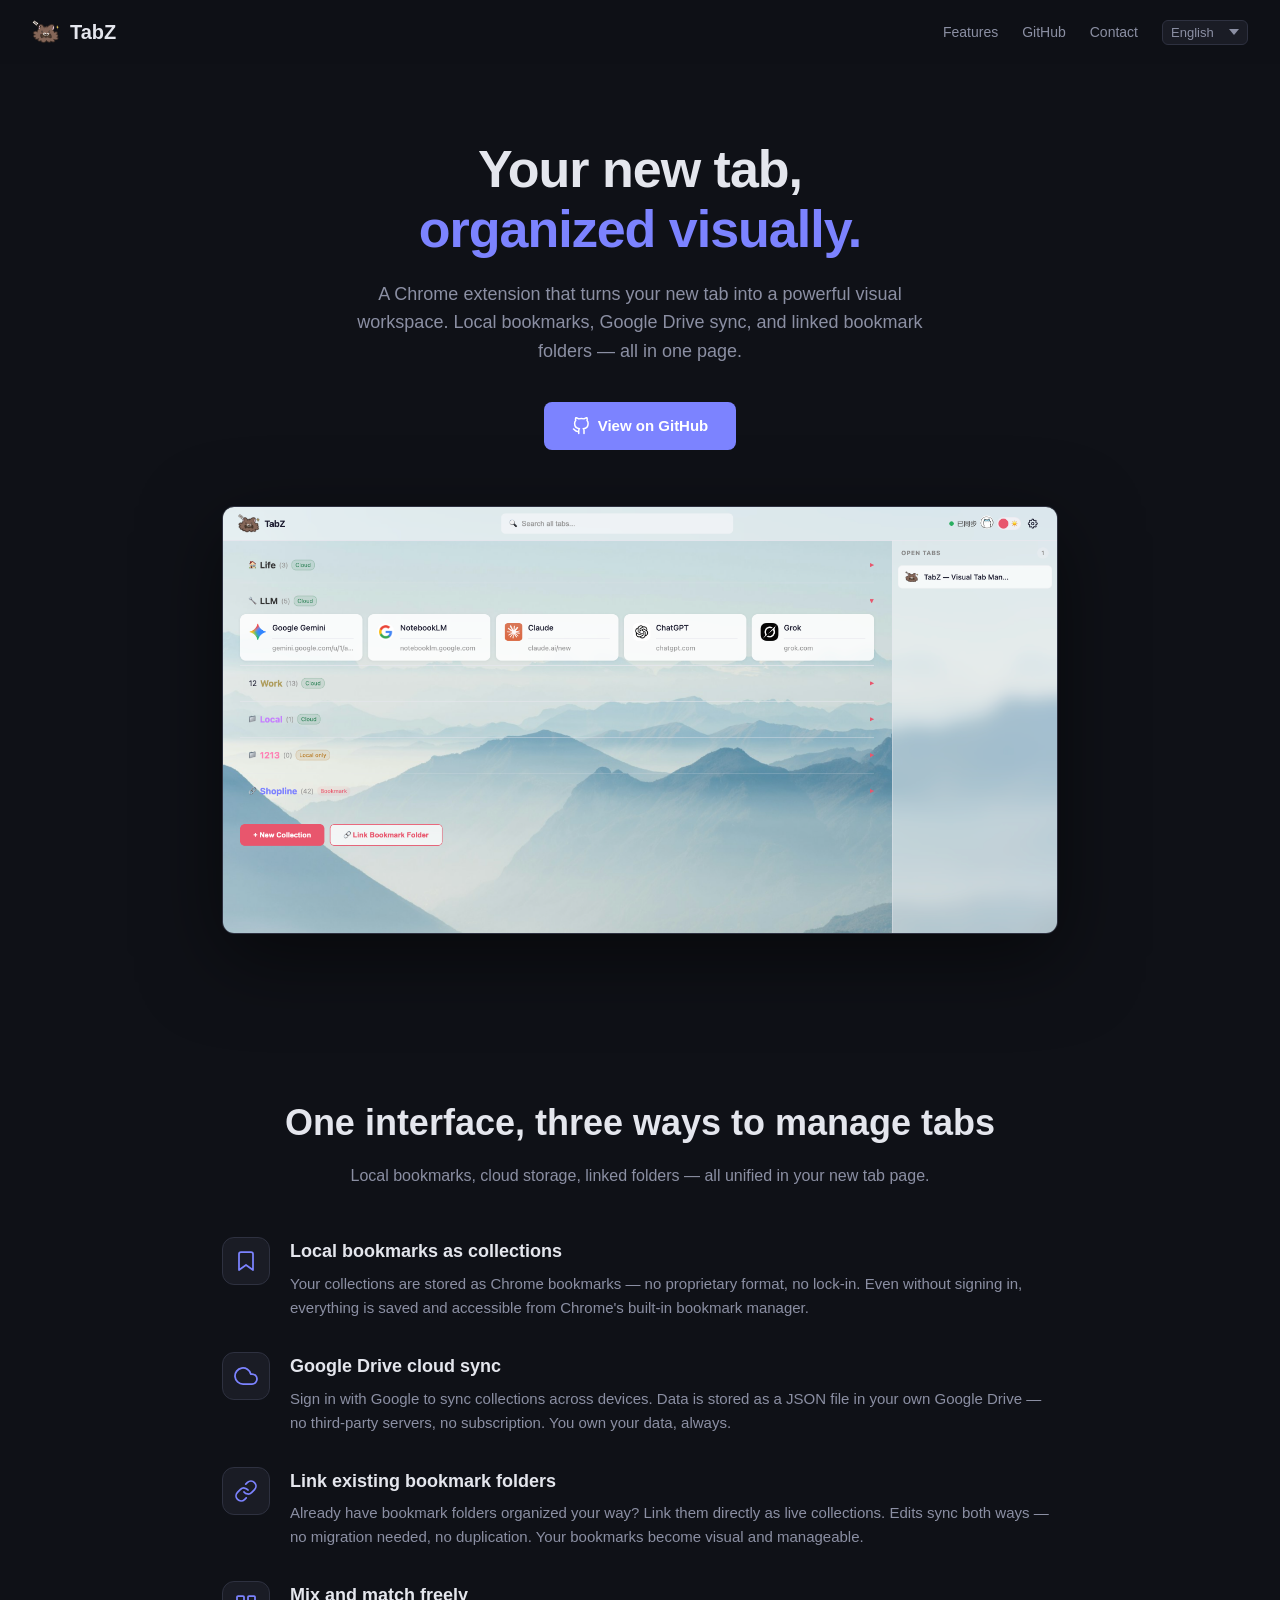
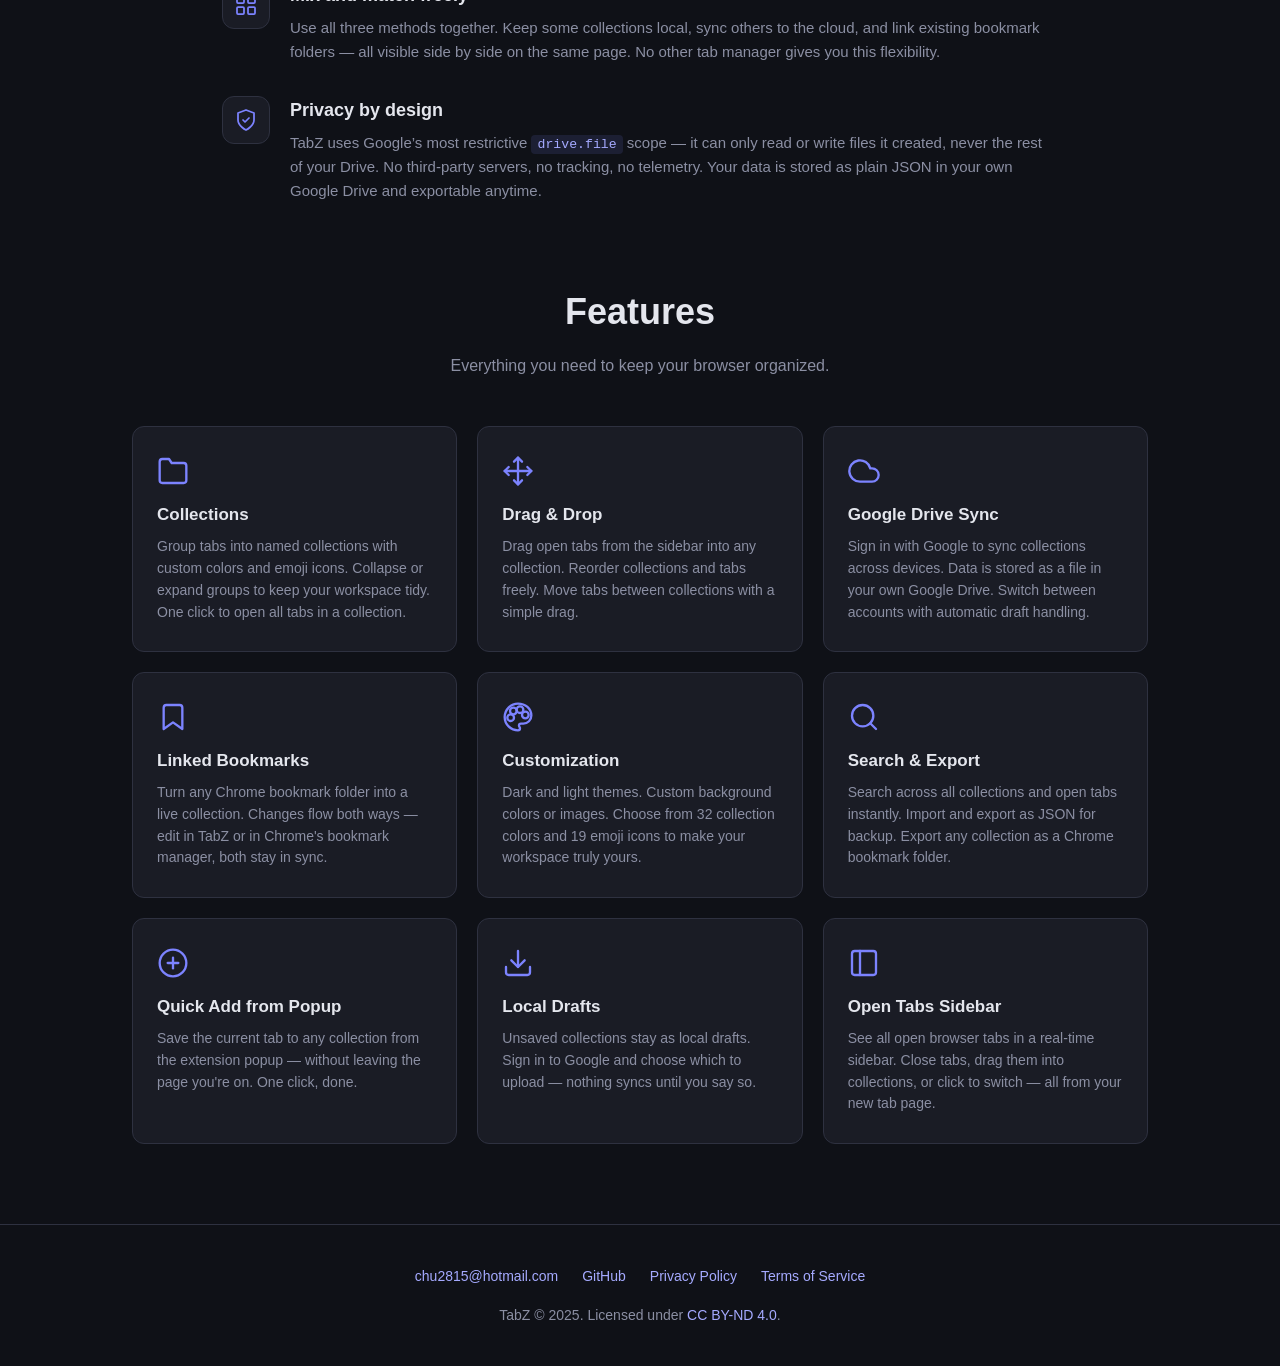
<file: index.html>
<!DOCTYPE html>
<html lang="en">
<head>
  <meta charset="UTF-8">
  <meta name="viewport" content="width=device-width, initial-scale=1.0">
  <title>TabZ — Visual Tab Manager for Chrome</title>
  <meta name="description" content="A Chrome extension that replaces your new tab page with a visual tab manager. Organize tabs into collections, sync with Google Drive, and customize your workspace.">
  <link rel="icon" type="image/png" href="./icons/icon48.png">
  <style>
    *, *::before, *::after { margin: 0; padding: 0; box-sizing: border-box; }

    :root {
      --bg: #0f1117;
      --bg-card: #1a1c25;
      --bg-card-hover: #22252f;
      --text: #e4e6ed;
      --text-muted: #8b8fa3;
      --accent: #7c83ff;
      --accent-light: #a5aaff;
      --radius: 12px;
    }

    body {
      font-family: -apple-system, BlinkMacSystemFont, 'Segoe UI', Roboto, Helvetica, Arial, sans-serif;
      background: var(--bg);
      color: var(--text);
      line-height: 1.6;
      -webkit-font-smoothing: antialiased;
    }

    /* --- Nav --- */
    nav {
      position: fixed;
      top: 0;
      width: 100%;
      padding: 16px 32px;
      display: flex;
      align-items: center;
      justify-content: space-between;
      background: rgba(15, 17, 23, .85);
      backdrop-filter: blur(12px);
      z-index: 100;
    }
    .nav-brand {
      display: flex;
      align-items: center;
      gap: 10px;
      font-size: 20px;
      font-weight: 700;
      color: var(--text);
      text-decoration: none;
    }
    .nav-brand img { width: 28px; height: 28px; }
    .nav-links { display: flex; gap: 24px; align-items: center; }
    .nav-links a {
      color: var(--text-muted);
      text-decoration: none;
      font-size: 14px;
      transition: color .2s;
    }
    .nav-links a:hover { color: var(--text); }
    .lang-select {
      background: var(--bg-card);
      border: 1px solid #2e3140;
      color: var(--text-muted);
      padding: 4px 8px;
      border-radius: 6px;
      font-size: 13px;
      cursor: pointer;
      transition: border-color .2s, color .2s;
      appearance: none;
      -webkit-appearance: none;
      background-image: url("data:image/svg+xml,%3Csvg xmlns='http://www.w3.org/2000/svg' width='10' height='6'%3E%3Cpath d='M0 0l5 6 5-6z' fill='%238b8fa3'/%3E%3C/svg%3E");
      background-repeat: no-repeat;
      background-position: right 8px center;
      padding-right: 24px;
    }
    .lang-select:hover { border-color: var(--accent); color: var(--text); }
    .lang-select option { background: var(--bg-card); color: var(--text); }

    /* --- Hero --- */
    .hero {
      padding: 140px 32px 80px;
      text-align: center;
      max-width: 900px;
      margin: 0 auto;
    }
    .hero h1 {
      font-size: 52px;
      font-weight: 800;
      line-height: 1.15;
      letter-spacing: -1px;
      margin-bottom: 20px;
    }
    .hero h1 span { color: var(--accent); }
    .hero p {
      font-size: 18px;
      color: var(--text-muted);
      max-width: 600px;
      margin: 0 auto 36px;
    }
    .hero-buttons {
      display: flex;
      gap: 14px;
      justify-content: center;
      flex-wrap: wrap;
    }
    .btn {
      display: inline-flex;
      align-items: center;
      gap: 8px;
      padding: 12px 28px;
      border-radius: 8px;
      font-size: 15px;
      font-weight: 600;
      text-decoration: none;
      transition: transform .15s, box-shadow .15s;
    }
    .btn:hover { transform: translateY(-2px); }
    .btn-primary {
      background: var(--accent);
      color: #fff;
    }
    .btn-primary:hover { box-shadow: 0 6px 24px rgba(124, 131, 255, .35); }

    .hero-screenshot {
      margin-top: 56px;
      border-radius: var(--radius);
      border: 1px solid #2e3140;
      overflow: hidden;
      box-shadow: 0 24px 80px rgba(0, 0, 0, .5);
    }
    .hero-screenshot img {
      width: 100%;
      display: block;
    }

    /* --- Why --- */
    .why {
      padding: 80px 32px 0;
      max-width: 900px;
      margin: 0 auto;
    }
    .why h2 {
      text-align: center;
      font-size: 36px;
      font-weight: 700;
      margin-bottom: 12px;
    }
    .why > p.subtitle {
      text-align: center;
      color: var(--text-muted);
      margin-bottom: 48px;
      font-size: 16px;
    }
    .why-list {
      display: flex;
      flex-direction: column;
      gap: 32px;
    }
    .why-item {
      display: flex;
      gap: 20px;
      align-items: flex-start;
    }
    .why-icon {
      flex-shrink: 0;
      width: 48px;
      height: 48px;
      border-radius: 12px;
      background: var(--bg-card);
      border: 1px solid #2e3140;
      display: flex;
      align-items: center;
      justify-content: center;
    }
    .why-icon svg { width: 24px; height: 24px; stroke: var(--accent); fill: none; stroke-width: 1.75; stroke-linecap: round; stroke-linejoin: round; }
    .why-item h3 {
      font-size: 18px;
      font-weight: 600;
      margin-bottom: 6px;
    }
    .why-item p {
      font-size: 15px;
      color: var(--text-muted);
      line-height: 1.6;
    }
    .why-item p code {
      font-family: 'SF Mono', Monaco, Consolas, monospace;
      font-size: 0.88em;
      padding: 2px 6px;
      background: rgba(124, 131, 255, .12);
      border-radius: 4px;
      color: var(--accent-light);
    }

    /* --- Features --- */
    .features {
      padding: 80px 32px;
      max-width: 1080px;
      margin: 0 auto;
    }
    .features h2 {
      text-align: center;
      font-size: 36px;
      font-weight: 700;
      margin-bottom: 12px;
    }
    .features > p {
      text-align: center;
      color: var(--text-muted);
      margin-bottom: 48px;
      font-size: 16px;
    }
    .features-grid {
      display: grid;
      grid-template-columns: repeat(3, 1fr);
      gap: 20px;
    }
    .feature-card {
      background: var(--bg-card);
      border: 1px solid #2e3140;
      border-radius: var(--radius);
      padding: 28px 24px;
      transition: border-color .2s, transform .2s;
    }
    .feature-card:hover {
      border-color: var(--accent);
      transform: translateY(-4px);
    }
    .feature-icon {
      display: block;
      margin-bottom: 14px;
      width: 32px;
      height: 32px;
    }
    .feature-icon svg { width: 32px; height: 32px; stroke: var(--accent); fill: none; stroke-width: 1.75; stroke-linecap: round; stroke-linejoin: round; }
    .feature-card h3 {
      font-size: 17px;
      font-weight: 600;
      margin-bottom: 8px;
    }
    .feature-card p {
      font-size: 14px;
      color: var(--text-muted);
      line-height: 1.55;
    }

    /* --- Footer --- */
    footer {
      border-top: 1px solid #2e3140;
      padding: 40px 32px;
      text-align: center;
      color: var(--text-muted);
      font-size: 14px;
    }
    footer a {
      color: var(--accent-light);
      text-decoration: none;
    }
    footer a:hover { text-decoration: underline; }
    .footer-links {
      display: flex;
      gap: 24px;
      justify-content: center;
      margin-bottom: 16px;
    }

    /* --- Responsive --- */
    @media (max-width: 768px) {
      nav { padding: 14px 20px; }
      .hero { padding: 120px 20px 60px; }
      .hero h1 { font-size: 32px; }
      .hero p { font-size: 16px; }
      .why { padding: 60px 20px 0; }
      .why h2 { font-size: 28px; }
      .features { padding: 60px 20px; }
      .features h2 { font-size: 28px; }
      .features-grid {
        grid-template-columns: 1fr;
        gap: 14px;
      }
      .hero-buttons { flex-direction: column; align-items: center; }
      footer { padding: 32px 20px; }
      .footer-links { flex-direction: column; gap: 12px; }
    }

    @media (min-width: 769px) and (max-width: 1024px) {
      .features-grid {
        grid-template-columns: repeat(2, 1fr);
      }
    }
  </style>
</head>
<body>

  <!-- Nav -->
  <nav>
    <a href="#" class="nav-brand">
      <img src="./icons/icon48.png" alt="TabZ icon">
      TabZ
    </a>
    <div class="nav-links">
      <a href="#features" data-i18n="navFeatures">Features</a>
      <a href="https://github.com/ianccy/TabZ" target="_blank" rel="noopener">GitHub</a>
      <a href="#contact" data-i18n="navContact">Contact</a>
      <select class="lang-select" id="lang-select">
        <option value="en">English</option>
        <option value="zh-TW">繁體中文</option>
        <option value="ja">日本語</option>
      </select>
    </div>
  </nav>

  <!-- Hero -->
  <section class="hero">
    <h1 data-i18n-html="heroTitle">Your new tab,<br><span>organized visually.</span></h1>
    <p data-i18n="heroDesc">A Chrome extension that turns your new tab into a powerful visual workspace. Local bookmarks, Google Drive sync, and linked bookmark folders &mdash; all in one page.</p>
    <div class="hero-buttons">
      <a href="https://github.com/ianccy/TabZ" class="btn btn-primary" target="_blank" rel="noopener">
        <svg width="18" height="18" viewBox="0 0 24 24" fill="none" stroke="currentColor" stroke-width="2" stroke-linecap="round" stroke-linejoin="round"><path d="M9 19c-5 1.5-5-2.5-7-3m14 6v-3.87a3.37 3.37 0 0 0-.94-2.61c3.14-.35 6.44-1.54 6.44-7A5.44 5.44 0 0 0 20 4.77 5.07 5.07 0 0 0 19.91 1S18.73.65 16 2.48a13.38 13.38 0 0 0-7 0C6.27.65 5.09 1 5.09 1A5.07 5.07 0 0 0 5 4.77a5.44 5.44 0 0 0-1.5 3.78c0 5.42 3.3 6.61 6.44 7A3.37 3.37 0 0 0 9 18.13V22"/></svg>
        <span data-i18n="heroBtn">View on GitHub</span>
      </a>
    </div>
    <div class="hero-screenshot">
      <img src="./images/demo.png" alt="TabZ screenshot showing collections and open tabs">
    </div>
  </section>

  <!-- Why TabZ -->
  <section class="why" id="why">
    <h2 data-i18n="whyTitle">One interface, three ways to manage tabs</h2>
    <p class="subtitle" data-i18n="whySubtitle">Local bookmarks, cloud storage, linked folders &mdash; all unified in your new tab page.</p>
    <div class="why-list">
      <div class="why-item">
        <div class="why-icon"><svg viewBox="0 0 24 24"><path d="M19 21l-7-5-7 5V5a2 2 0 0 1 2-2h10a2 2 0 0 1 2 2z"/></svg></div>
        <div>
          <h3 data-i18n="why1Title">Local bookmarks as collections</h3>
          <p data-i18n="why1Desc">Your collections are stored as Chrome bookmarks &mdash; no proprietary format, no lock-in. Even without signing in, everything is saved and accessible from Chrome's built-in bookmark manager.</p>
        </div>
      </div>
      <div class="why-item">
        <div class="why-icon"><svg viewBox="0 0 24 24"><path d="M18 10h-1.26A8 8 0 1 0 9 20h9a5 5 0 0 0 0-10z"/></svg></div>
        <div>
          <h3 data-i18n="why2Title">Google Drive cloud sync</h3>
          <p data-i18n="why2Desc">Sign in with Google to sync collections across devices. Data is stored as a JSON file in your own Google Drive &mdash; no third-party servers, no subscription. You own your data, always.</p>
        </div>
      </div>
      <div class="why-item">
        <div class="why-icon"><svg viewBox="0 0 24 24"><path d="M10 13a5 5 0 0 0 7.54.54l3-3a5 5 0 0 0-7.07-7.07l-1.72 1.71"/><path d="M14 11a5 5 0 0 0-7.54-.54l-3 3a5 5 0 0 0 7.07 7.07l1.71-1.71"/></svg></div>
        <div>
          <h3 data-i18n="why3Title">Link existing bookmark folders</h3>
          <p data-i18n="why3Desc">Already have bookmark folders organized your way? Link them directly as live collections. Edits sync both ways &mdash; no migration needed, no duplication. Your bookmarks become visual and manageable.</p>
        </div>
      </div>
      <div class="why-item">
        <div class="why-icon"><svg viewBox="0 0 24 24"><rect x="3" y="3" width="7" height="7" rx="1"/><rect x="14" y="3" width="7" height="7" rx="1"/><rect x="3" y="14" width="7" height="7" rx="1"/><rect x="14" y="14" width="7" height="7" rx="1"/></svg></div>
        <div>
          <h3 data-i18n="why4Title">Mix and match freely</h3>
          <p data-i18n="why4Desc">Use all three methods together. Keep some collections local, sync others to the cloud, and link existing bookmark folders &mdash; all visible side by side on the same page. No other tab manager gives you this flexibility.</p>
        </div>
      </div>
      <div class="why-item">
        <div class="why-icon"><svg viewBox="0 0 24 24"><path d="M12 22s8-4 8-10V5l-8-3-8 3v7c0 6 8 10 8 10z"/><path d="M9 12l2 2 4-4"/></svg></div>
        <div>
          <h3 data-i18n="why5Title">Privacy by design</h3>
          <p data-i18n-html="why5Desc">TabZ uses Google&rsquo;s most restrictive <code>drive.file</code> scope &mdash; it can only read or write files it created, never the rest of your Drive. No third-party servers, no tracking, no telemetry. Your data is stored as plain JSON in your own Google Drive and exportable anytime.</p>
        </div>
      </div>
    </div>
  </section>

  <!-- Features -->
  <section class="features" id="features">
    <h2 data-i18n="featuresTitle">Features</h2>
    <p data-i18n="featuresSubtitle">Everything you need to keep your browser organized.</p>
    <div class="features-grid">
      <div class="feature-card">
        <span class="feature-icon"><svg viewBox="0 0 24 24"><path d="M22 19a2 2 0 0 1-2 2H4a2 2 0 0 1-2-2V5a2 2 0 0 1 2-2h5l2 3h9a2 2 0 0 1 2 2z"/></svg></span>
        <h3 data-i18n="f1Title">Collections</h3>
        <p data-i18n="f1Desc">Group tabs into named collections with custom colors and emoji icons. Collapse or expand groups to keep your workspace tidy. One click to open all tabs in a collection.</p>
      </div>
      <div class="feature-card">
        <span class="feature-icon"><svg viewBox="0 0 24 24"><polyline points="5 9 2 12 5 15"/><polyline points="9 5 12 2 15 5"/><polyline points="15 19 12 22 9 19"/><polyline points="19 9 22 12 19 15"/><line x1="2" y1="12" x2="22" y2="12"/><line x1="12" y1="2" x2="12" y2="22"/></svg></span>
        <h3 data-i18n="f2Title">Drag &amp; Drop</h3>
        <p data-i18n="f2Desc">Drag open tabs from the sidebar into any collection. Reorder collections and tabs freely. Move tabs between collections with a simple drag.</p>
      </div>
      <div class="feature-card">
        <span class="feature-icon"><svg viewBox="0 0 24 24"><path d="M18 10h-1.26A8 8 0 1 0 9 20h9a5 5 0 0 0 0-10z"/></svg></span>
        <h3 data-i18n="f3Title">Google Drive Sync</h3>
        <p data-i18n="f3Desc">Sign in with Google to sync collections across devices. Data is stored as a file in your own Google Drive. Switch between accounts with automatic draft handling.</p>
      </div>
      <div class="feature-card">
        <span class="feature-icon"><svg viewBox="0 0 24 24"><path d="M19 21l-7-5-7 5V5a2 2 0 0 1 2-2h10a2 2 0 0 1 2 2z"/></svg></span>
        <h3 data-i18n="f4Title">Linked Bookmarks</h3>
        <p data-i18n="f4Desc">Turn any Chrome bookmark folder into a live collection. Changes flow both ways &mdash; edit in TabZ or in Chrome's bookmark manager, both stay in sync.</p>
      </div>
      <div class="feature-card">
        <span class="feature-icon"><svg viewBox="0 0 24 24"><circle cx="13.5" cy="6.5" r="2.5"/><circle cx="17.5" cy="10.5" r="2.5"/><circle cx="8.5" cy="7.5" r="2.5"/><circle cx="6.5" cy="12.5" r="2.5"/><path d="M12 2C6.5 2 2 6.5 2 12s4.5 10 10 10c.93 0 1.5-.67 1.5-1.5 0-.39-.15-.74-.39-1.04-.23-.29-.38-.63-.38-1.04 0-.83.67-1.5 1.5-1.5H16c3.31 0 6-2.69 6-6 0-5.17-4.49-9-10-9z"/></svg></span>
        <h3 data-i18n="f5Title">Customization</h3>
        <p data-i18n="f5Desc">Dark and light themes. Custom background colors or images. Choose from 32 collection colors and 19 emoji icons to make your workspace truly yours.</p>
      </div>
      <div class="feature-card">
        <span class="feature-icon"><svg viewBox="0 0 24 24"><circle cx="11" cy="11" r="8"/><line x1="21" y1="21" x2="16.65" y2="16.65"/></svg></span>
        <h3 data-i18n="f6Title">Search &amp; Export</h3>
        <p data-i18n="f6Desc">Search across all collections and open tabs instantly. Import and export as JSON for backup. Export any collection as a Chrome bookmark folder.</p>
      </div>
      <div class="feature-card">
        <span class="feature-icon"><svg viewBox="0 0 24 24"><circle cx="12" cy="12" r="10"/><line x1="12" y1="8" x2="12" y2="16"/><line x1="8" y1="12" x2="16" y2="12"/></svg></span>
        <h3 data-i18n="f7Title">Quick Add from Popup</h3>
        <p data-i18n="f7Desc">Save the current tab to any collection from the extension popup &mdash; without leaving the page you're on. One click, done.</p>
      </div>
      <div class="feature-card">
        <span class="feature-icon"><svg viewBox="0 0 24 24"><path d="M21 15v4a2 2 0 0 1-2 2H5a2 2 0 0 1-2-2v-4"/><polyline points="7 10 12 15 17 10"/><line x1="12" y1="15" x2="12" y2="3"/></svg></span>
        <h3 data-i18n="f8Title">Local Drafts</h3>
        <p data-i18n="f8Desc">Unsaved collections stay as local drafts. Sign in to Google and choose which to upload &mdash; nothing syncs until you say so.</p>
      </div>
      <div class="feature-card">
        <span class="feature-icon"><svg viewBox="0 0 24 24"><rect x="3" y="3" width="18" height="18" rx="2"/><line x1="9" y1="3" x2="9" y2="21"/></svg></span>
        <h3 data-i18n="f9Title">Open Tabs Sidebar</h3>
        <p data-i18n="f9Desc">See all open browser tabs in a real-time sidebar. Close tabs, drag them into collections, or click to switch &mdash; all from your new tab page.</p>
      </div>
    </div>
  </section>

  <!-- Footer -->
  <footer id="contact">
    <div class="footer-links">
      <a href="mailto:chu2815@hotmail.com">chu2815@hotmail.com</a>
      <a href="https://github.com/ianccy/TabZ" target="_blank" rel="noopener">GitHub</a>
      <a href="./privacy.html">Privacy Policy</a>
      <a href="./terms.html">Terms of Service</a>
    </div>
    <p data-i18n-html="footerLicense">TabZ &copy; 2025. Licensed under <a href="https://creativecommons.org/licenses/by-nd/4.0/" target="_blank" rel="noopener">CC BY-ND 4.0</a>.</p>
  </footer>

  <script>
    const i18n = {
      en: {
        navFeatures: 'Features',
        navContact: 'Contact',
        heroTitle: 'Your new tab,<br><span>organized visually.</span>',
        heroDesc: 'A Chrome extension that turns your new tab into a powerful visual workspace. Local bookmarks, Google Drive sync, and linked bookmark folders \u2014 all in one page.',
        heroBtn: 'View on GitHub',
        whyTitle: 'One interface, three ways to manage tabs',
        whySubtitle: 'Local bookmarks, cloud storage, linked folders \u2014 all unified in your new tab page.',
        why1Title: 'Local bookmarks as collections',
        why1Desc: 'Your collections are stored as Chrome bookmarks \u2014 no proprietary format, no lock-in. Even without signing in, everything is saved and accessible from Chrome\'s built-in bookmark manager.',
        why2Title: 'Google Drive cloud sync',
        why2Desc: 'Sign in with Google to sync collections across devices. Data is stored as a JSON file in your own Google Drive \u2014 no third-party servers, no subscription. You own your data, always.',
        why3Title: 'Link existing bookmark folders',
        why3Desc: 'Already have bookmark folders organized your way? Link them directly as live collections. Edits sync both ways \u2014 no migration needed, no duplication. Your bookmarks become visual and manageable.',
        why4Title: 'Mix and match freely',
        why4Desc: 'Use all three methods together. Keep some collections local, sync others to the cloud, and link existing bookmark folders \u2014 all visible side by side on the same page. No other tab manager gives you this flexibility.',
        why5Title: 'Privacy by design',
        why5Desc: 'TabZ uses Google\u2019s most restrictive <code>drive.file</code> scope \u2014 it can only read or write files it created, never the rest of your Drive. No third-party servers, no tracking, no telemetry. Your data is stored as plain JSON in your own Google Drive and exportable anytime.',
        featuresTitle: 'Features',
        featuresSubtitle: 'Everything you need to keep your browser organized.',
        f1Title: 'Collections',
        f1Desc: 'Group tabs into named collections with custom colors and emoji icons. Collapse or expand groups to keep your workspace tidy. One click to open all tabs in a collection.',
        f2Title: 'Drag & Drop',
        f2Desc: 'Drag open tabs from the sidebar into any collection. Reorder collections and tabs freely. Move tabs between collections with a simple drag.',
        f3Title: 'Google Drive Sync',
        f3Desc: 'Sign in with Google to sync collections across devices. Data is stored as a file in your own Google Drive. Switch between accounts with automatic draft handling.',
        f4Title: 'Linked Bookmarks',
        f4Desc: 'Turn any Chrome bookmark folder into a live collection. Changes flow both ways \u2014 edit in TabZ or in Chrome\'s bookmark manager, both stay in sync.',
        f5Title: 'Customization',
        f5Desc: 'Dark and light themes. Custom background colors or images. Choose from 32 collection colors and 19 emoji icons to make your workspace truly yours.',
        f6Title: 'Search & Export',
        f6Desc: 'Search across all collections and open tabs instantly. Import and export as JSON for backup. Export any collection as a Chrome bookmark folder.',
        f7Title: 'Quick Add from Popup',
        f7Desc: 'Save the current tab to any collection from the extension popup \u2014 without leaving the page you\'re on. One click, done.',
        f8Title: 'Local Drafts',
        f8Desc: 'Unsaved collections stay as local drafts. Sign in to Google and choose which to upload \u2014 nothing syncs until you say so.',
        f9Title: 'Open Tabs Sidebar',
        f9Desc: 'See all open browser tabs in a real-time sidebar. Close tabs, drag them into collections, or click to switch \u2014 all from your new tab page.',
        footerLicense: 'TabZ &copy; 2025. Licensed under <a href="https://creativecommons.org/licenses/by-nd/4.0/" target="_blank" rel="noopener">CC BY-ND 4.0</a>.',
      },
      'zh-TW': {
        navFeatures: '功能介紹',
        navContact: '聯絡我們',
        heroTitle: '你的新分頁，<br><span>視覺化管理。</span>',
        heroDesc: '一款 Chrome 擴充功能，將新分頁變成強大的視覺化工作空間。本機書籤、Google 雲端同步、連結既有書籤資料夾 \u2014 全部整合在同一頁面。',
        heroBtn: '前往 GitHub',
        whyTitle: '一個介面，三種管理方式',
        whySubtitle: '本機書籤、雲端儲存、連結資料夾 \u2014 統一呈現在你的新分頁。',
        why1Title: '本機書籤即收藏',
        why1Desc: '收藏直接儲存為 Chrome 書籤 \u2014 沒有專有格式、沒有綁定。即使不登入，所有資料都已儲存，並可從 Chrome 內建的書籤管理員存取。',
        why2Title: 'Google 雲端同步',
        why2Desc: '登入 Google 即可跨裝置同步收藏。資料以 JSON 檔案儲存在你自己的 Google 雲端硬碟 \u2014 沒有第三方伺服器、不需訂閱。資料永遠屬於你。',
        why3Title: '連結既有書籤資料夾',
        why3Desc: '已經有整理好的書籤資料夾？直接連結為即時收藏。雙向同步 \u2014 不需搬移、不會重複。讓書籤變得直覺好管理。',
        why4Title: '自由混搭',
        why4Desc: '三種方式可以同時使用。部分收藏留在本機、部分同步雲端、再連結既有的書籤資料夾 \u2014 全部並排顯示在同一頁面。沒有其他分頁管理工具有這種彈性。',
        why5Title: '隱私優先設計',
        why5Desc: 'TabZ 採用 Google 最嚴格的 <code>drive.file</code> 權限 \u2014 只能讀寫自己建立的檔案，完全看不到你 Drive 裡的其他資料。沒有第三方伺服器、沒有追蹤、沒有遙測。資料以純 JSON 儲存在你自己的 Google 雲端硬碟，隨時可匯出。',
        featuresTitle: '功能介紹',
        featuresSubtitle: '管理瀏覽器所需的一切功能。',
        f1Title: '分類收藏',
        f1Desc: '將分頁分組收藏，支援自訂顏色與 emoji 圖示。可收合或展開群組，一鍵開啟收藏中的所有分頁。',
        f2Title: '拖放排序',
        f2Desc: '從側邊欄拖曳開啟的分頁到任何收藏。自由重新排列收藏與分頁，輕鬆在收藏間移動分頁。',
        f3Title: 'Google 雲端同步',
        f3Desc: '登入 Google 帳號即可跨裝置同步收藏。資料以檔案形式儲存在你自己的 Google 雲端硬碟，支援帳號切換與草稿處理。',
        f4Title: '連結書籤資料夾',
        f4Desc: '將任何 Chrome 書籤資料夾轉為即時收藏。雙向同步 \u2014 在 TabZ 或 Chrome 書籤管理員編輯，兩邊都會更新。',
        f5Title: '個人化自訂',
        f5Desc: '深色與淺色主題切換。自訂背景顏色或圖片。32 種收藏顏色與 19 個 emoji 圖示，打造專屬工作空間。',
        f6Title: '搜尋與匯出',
        f6Desc: '即時搜尋所有收藏與開啟的分頁。支援 JSON 匯入匯出備份，也可將收藏匯出為 Chrome 書籤資料夾。',
        f7Title: '快速收藏（Popup）',
        f7Desc: '透過擴充功能彈出視窗，一鍵將當前分頁加入任何收藏 \u2014 不需離開正在瀏覽的頁面。',
        f8Title: '本機草稿',
        f8Desc: '未同步的收藏保留為本機草稿。登入 Google 後可選擇要上傳哪些 \u2014 在你決定之前不會同步。',
        f9Title: '開啟分頁側邊欄',
        f9Desc: '即時顯示所有開啟的瀏覽器分頁。關閉分頁、拖曳到收藏、或點擊切換 \u2014 全都在新分頁頁面完成。',
        footerLicense: 'TabZ &copy; 2025. 授權條款：<a href="https://creativecommons.org/licenses/by-nd/4.0/" target="_blank" rel="noopener">CC BY-ND 4.0</a>。',
      },
      ja: {
        navFeatures: '機能紹介',
        navContact: 'お問い合わせ',
        heroTitle: '新しいタブを、<br><span>ビジュアルに整理。</span>',
        heroDesc: 'Chrome 拡張機能で、新しいタブをパワフルなビジュアルワークスペースに。ローカルブックマーク、Google ドライブ同期、既存フォルダの連携 \u2014 すべてを一つのページに。',
        heroBtn: 'GitHub で見る',
        whyTitle: '1つのインターフェース、3つの管理方法',
        whySubtitle: 'ローカルブックマーク、クラウドストレージ、リンクフォルダ \u2014 新しいタブページに統合。',
        why1Title: 'ローカルブックマークがコレクションに',
        why1Desc: 'コレクションは Chrome のブックマークとして保存 \u2014 独自フォーマットなし、ロックインなし。ログインしなくても、すべてのデータは Chrome の内蔵ブックマークマネージャーから保存・アクセスできます。',
        why2Title: 'Google ドライブ クラウド同期',
        why2Desc: 'Google にログインしてデバイス間でコレクションを同期。データはあなた自身の Google ドライブに JSON ファイルとして保存 \u2014 サードパーティサーバーなし、サブスクリプション不要。',
        why3Title: '既存のブックマークフォルダを連携',
        why3Desc: 'すでに整理されたブックマークフォルダがありますか？直接ライブコレクションとしてリンク。双方向同期 \u2014 移行不要、重複なし。ブックマークが直感的に管理できます。',
        why4Title: '自由に組み合わせ',
        why4Desc: '3つの方法を同時に使用可能。一部をローカルに、一部をクラウドに同期し、既存のブックマークフォルダもリンク \u2014 すべてが同じページに並んで表示されます。この柔軟性は他にありません。',
        why5Title: 'プライバシー重視の設計',
        why5Desc: 'TabZ は Google で最も制限の厳しい <code>drive.file</code> スコープを使用 \u2014 自身が作成したファイルのみ読み書きでき、あなたの Drive の他のデータには一切アクセスできません。サードパーティサーバーなし、追跡なし、テレメトリなし。データはあなた自身の Google ドライブに JSON として保存され、いつでもエクスポート可能。',
        featuresTitle: '機能紹介',
        featuresSubtitle: 'ブラウザを整理するために必要なすべての機能。',
        f1Title: 'コレクション',
        f1Desc: 'タブを名前付きコレクションにグループ化し、カスタムカラーと絵文字アイコンで整理。グループの折りたたみ・展開、ワンクリックで全タブを開けます。',
        f2Title: 'ドラッグ＆ドロップ',
        f2Desc: 'サイドバーから開いているタブを任意のコレクションにドラッグ。コレクションとタブを自由に並べ替え、簡単に移動できます。',
        f3Title: 'Google ドライブ同期',
        f3Desc: 'Google アカウントでログインしてデバイス間でコレクションを同期。データはあなた自身の Google ドライブにファイルとして保存されます。',
        f4Title: 'ブックマーク連携',
        f4Desc: 'Chrome のブックマークフォルダをライブコレクションに変換。双方向同期 \u2014 TabZ でも Chrome のブックマークマネージャーでも編集が反映されます。',
        f5Title: 'カスタマイズ',
        f5Desc: 'ダーク・ライトテーマの切り替え。背景色や画像のカスタマイズ。32 色のコレクションカラーと 19 個の絵文字アイコンであなただけのワークスペースに。',
        f6Title: '検索とエクスポート',
        f6Desc: 'すべてのコレクションと開いているタブを即座に検索。JSON でのインポート・エクスポートによるバックアップ。コレクションをブックマークフォルダとしてエクスポートも可能。',
        f7Title: 'ポップアップからクイック追加',
        f7Desc: '拡張機能のポップアップから、今見ているページを離れずにワンクリックでコレクションに追加。',
        f8Title: 'ローカル草稿',
        f8Desc: '未同期のコレクションはローカル草稿として保持。Google にログイン後、アップロードするものを選択 \u2014 あなたが決めるまで同期されません。',
        f9Title: '開いているタブのサイドバー',
        f9Desc: '開いているすべてのブラウザタブをリアルタイムでサイドバーに表示。タブを閉じる、コレクションにドラッグ、クリックで切り替え \u2014 すべて新しいタブページから。',
        footerLicense: 'TabZ &copy; 2025. ライセンス：<a href="https://creativecommons.org/licenses/by-nd/4.0/" target="_blank" rel="noopener">CC BY-ND 4.0</a>',
      }
    };

    let currentLang = localStorage.getItem('tabz-site-lang') || 'en';
    const selectEl = document.getElementById('lang-select');

    function applyLang(lang) {
      currentLang = lang;
      localStorage.setItem('tabz-site-lang', lang);
      document.documentElement.lang = lang;
      selectEl.value = lang;

      const strings = i18n[lang];
      document.querySelectorAll('[data-i18n]').forEach(el => {
        const key = el.dataset.i18n;
        if (strings[key]) el.textContent = strings[key];
      });
      document.querySelectorAll('[data-i18n-html]').forEach(el => {
        const key = el.dataset.i18nHtml;
        if (strings[key]) el.innerHTML = strings[key];
      });
    }

    selectEl.addEventListener('change', (e) => applyLang(e.target.value));
    applyLang(currentLang);
  </script>

</body>
</html>
</file>
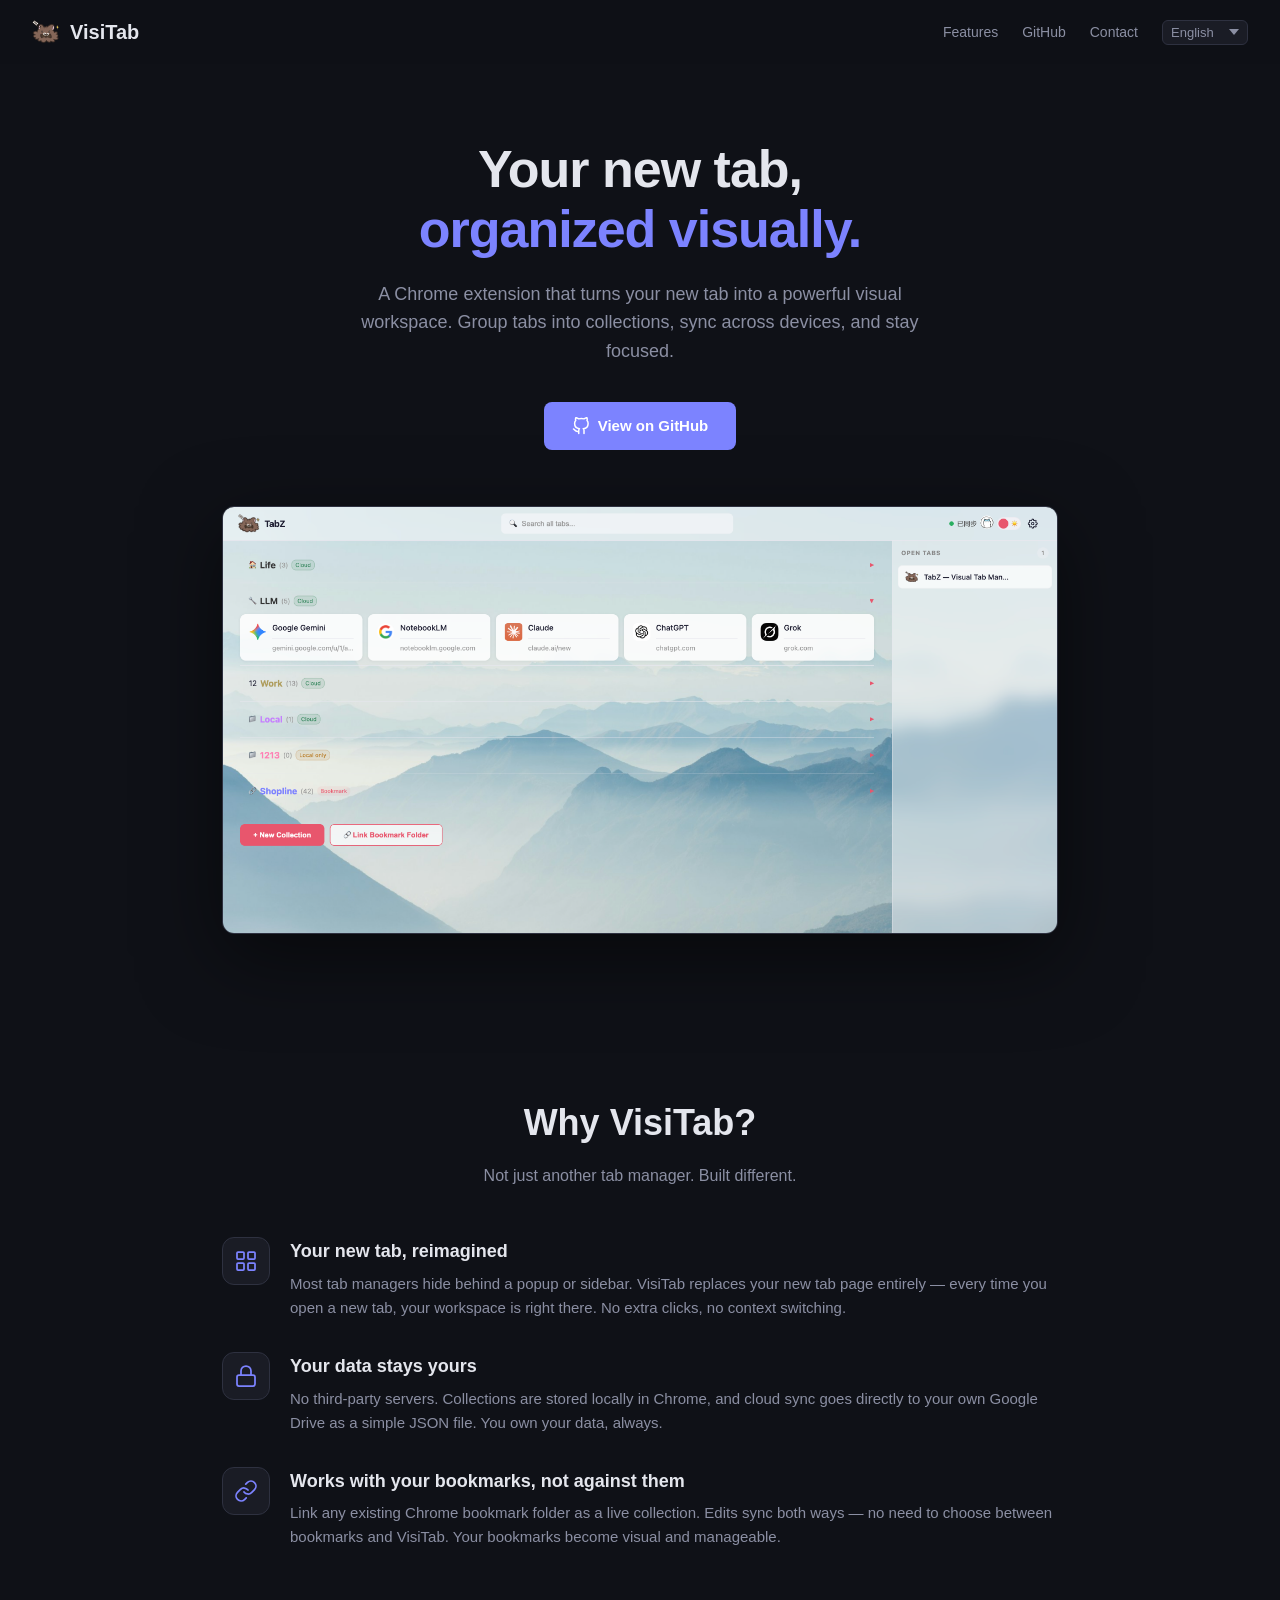
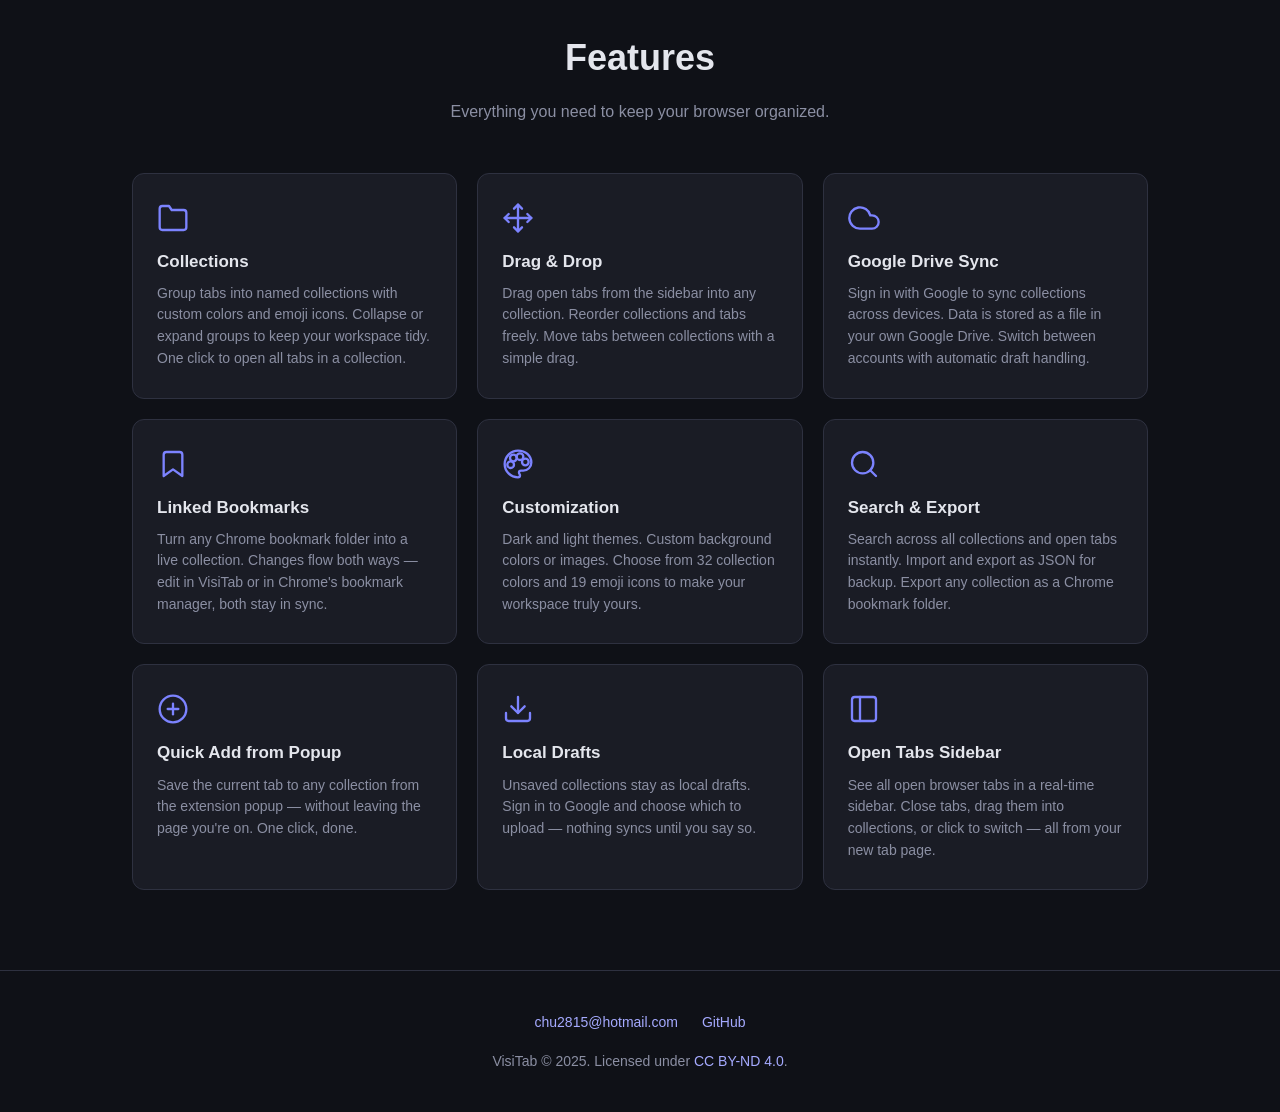
<file: site/index.html>
<!DOCTYPE html>
<html lang="en">
<head>
  <meta charset="UTF-8">
  <meta name="viewport" content="width=device-width, initial-scale=1.0">
  <title>VisiTab — Visual Tab Manager for Chrome</title>
  <meta name="description" content="A Chrome extension that replaces your new tab page with a visual tab manager. Organize tabs into collections, sync with Google Drive, and customize your workspace.">
  <link rel="icon" type="image/png" href="../icons/icon48.png">
  <style>
    *, *::before, *::after { margin: 0; padding: 0; box-sizing: border-box; }

    :root {
      --bg: #0f1117;
      --bg-card: #1a1c25;
      --bg-card-hover: #22252f;
      --text: #e4e6ed;
      --text-muted: #8b8fa3;
      --accent: #7c83ff;
      --accent-light: #a5aaff;
      --radius: 12px;
    }

    body {
      font-family: -apple-system, BlinkMacSystemFont, 'Segoe UI', Roboto, Helvetica, Arial, sans-serif;
      background: var(--bg);
      color: var(--text);
      line-height: 1.6;
      -webkit-font-smoothing: antialiased;
    }

    /* --- Nav --- */
    nav {
      position: fixed;
      top: 0;
      width: 100%;
      padding: 16px 32px;
      display: flex;
      align-items: center;
      justify-content: space-between;
      background: rgba(15, 17, 23, .85);
      backdrop-filter: blur(12px);
      z-index: 100;
    }
    .nav-brand {
      display: flex;
      align-items: center;
      gap: 10px;
      font-size: 20px;
      font-weight: 700;
      color: var(--text);
      text-decoration: none;
    }
    .nav-brand img { width: 28px; height: 28px; }
    .nav-links { display: flex; gap: 24px; align-items: center; }
    .nav-links a {
      color: var(--text-muted);
      text-decoration: none;
      font-size: 14px;
      transition: color .2s;
    }
    .nav-links a:hover { color: var(--text); }
    .lang-select {
      background: var(--bg-card);
      border: 1px solid #2e3140;
      color: var(--text-muted);
      padding: 4px 8px;
      border-radius: 6px;
      font-size: 13px;
      cursor: pointer;
      transition: border-color .2s, color .2s;
      appearance: none;
      -webkit-appearance: none;
      background-image: url("data:image/svg+xml,%3Csvg xmlns='http://www.w3.org/2000/svg' width='10' height='6'%3E%3Cpath d='M0 0l5 6 5-6z' fill='%238b8fa3'/%3E%3C/svg%3E");
      background-repeat: no-repeat;
      background-position: right 8px center;
      padding-right: 24px;
    }
    .lang-select:hover { border-color: var(--accent); color: var(--text); }
    .lang-select option { background: var(--bg-card); color: var(--text); }

    /* --- Hero --- */
    .hero {
      padding: 140px 32px 80px;
      text-align: center;
      max-width: 900px;
      margin: 0 auto;
    }
    .hero h1 {
      font-size: 52px;
      font-weight: 800;
      line-height: 1.15;
      letter-spacing: -1px;
      margin-bottom: 20px;
    }
    .hero h1 span { color: var(--accent); }
    .hero p {
      font-size: 18px;
      color: var(--text-muted);
      max-width: 600px;
      margin: 0 auto 36px;
    }
    .hero-buttons {
      display: flex;
      gap: 14px;
      justify-content: center;
      flex-wrap: wrap;
    }
    .btn {
      display: inline-flex;
      align-items: center;
      gap: 8px;
      padding: 12px 28px;
      border-radius: 8px;
      font-size: 15px;
      font-weight: 600;
      text-decoration: none;
      transition: transform .15s, box-shadow .15s;
    }
    .btn:hover { transform: translateY(-2px); }
    .btn-primary {
      background: var(--accent);
      color: #fff;
    }
    .btn-primary:hover { box-shadow: 0 6px 24px rgba(124, 131, 255, .35); }

    .hero-screenshot {
      margin-top: 56px;
      border-radius: var(--radius);
      border: 1px solid #2e3140;
      overflow: hidden;
      box-shadow: 0 24px 80px rgba(0, 0, 0, .5);
    }
    .hero-screenshot img {
      width: 100%;
      display: block;
    }

    /* --- Why --- */
    .why {
      padding: 80px 32px 0;
      max-width: 900px;
      margin: 0 auto;
    }
    .why h2 {
      text-align: center;
      font-size: 36px;
      font-weight: 700;
      margin-bottom: 12px;
    }
    .why > p.subtitle {
      text-align: center;
      color: var(--text-muted);
      margin-bottom: 48px;
      font-size: 16px;
    }
    .why-list {
      display: flex;
      flex-direction: column;
      gap: 32px;
    }
    .why-item {
      display: flex;
      gap: 20px;
      align-items: flex-start;
    }
    .why-icon {
      flex-shrink: 0;
      width: 48px;
      height: 48px;
      border-radius: 12px;
      background: var(--bg-card);
      border: 1px solid #2e3140;
      display: flex;
      align-items: center;
      justify-content: center;
    }
    .why-icon svg { width: 24px; height: 24px; stroke: var(--accent); fill: none; stroke-width: 1.75; stroke-linecap: round; stroke-linejoin: round; }
    .why-item h3 {
      font-size: 18px;
      font-weight: 600;
      margin-bottom: 6px;
    }
    .why-item p {
      font-size: 15px;
      color: var(--text-muted);
      line-height: 1.6;
    }

    /* --- Features --- */
    .features {
      padding: 80px 32px;
      max-width: 1080px;
      margin: 0 auto;
    }
    .features h2 {
      text-align: center;
      font-size: 36px;
      font-weight: 700;
      margin-bottom: 12px;
    }
    .features > p {
      text-align: center;
      color: var(--text-muted);
      margin-bottom: 48px;
      font-size: 16px;
    }
    .features-grid {
      display: grid;
      grid-template-columns: repeat(3, 1fr);
      gap: 20px;
    }
    .feature-card {
      background: var(--bg-card);
      border: 1px solid #2e3140;
      border-radius: var(--radius);
      padding: 28px 24px;
      transition: border-color .2s, transform .2s;
    }
    .feature-card:hover {
      border-color: var(--accent);
      transform: translateY(-4px);
    }
    .feature-icon {
      display: block;
      margin-bottom: 14px;
      width: 32px;
      height: 32px;
    }
    .feature-icon svg { width: 32px; height: 32px; stroke: var(--accent); fill: none; stroke-width: 1.75; stroke-linecap: round; stroke-linejoin: round; }
    .feature-card h3 {
      font-size: 17px;
      font-weight: 600;
      margin-bottom: 8px;
    }
    .feature-card p {
      font-size: 14px;
      color: var(--text-muted);
      line-height: 1.55;
    }

    /* --- Footer --- */
    footer {
      border-top: 1px solid #2e3140;
      padding: 40px 32px;
      text-align: center;
      color: var(--text-muted);
      font-size: 14px;
    }
    footer a {
      color: var(--accent-light);
      text-decoration: none;
    }
    footer a:hover { text-decoration: underline; }
    .footer-links {
      display: flex;
      gap: 24px;
      justify-content: center;
      margin-bottom: 16px;
    }

    /* --- Responsive --- */
    @media (max-width: 768px) {
      nav { padding: 14px 20px; }
      .hero { padding: 120px 20px 60px; }
      .hero h1 { font-size: 32px; }
      .hero p { font-size: 16px; }
      .why { padding: 60px 20px 0; }
      .why h2 { font-size: 28px; }
      .features { padding: 60px 20px; }
      .features h2 { font-size: 28px; }
      .features-grid {
        grid-template-columns: 1fr;
        gap: 14px;
      }
      .hero-buttons { flex-direction: column; align-items: center; }
      footer { padding: 32px 20px; }
      .footer-links { flex-direction: column; gap: 12px; }
    }

    @media (min-width: 769px) and (max-width: 1024px) {
      .features-grid {
        grid-template-columns: repeat(2, 1fr);
      }
    }
  </style>
</head>
<body>

  <!-- Nav -->
  <nav>
    <a href="#" class="nav-brand">
      <img src="../icons/icon48.png" alt="VisiTab icon">
      VisiTab
    </a>
    <div class="nav-links">
      <a href="#features" data-i18n="navFeatures">Features</a>
      <a href="https://github.com/ianccy/VisiTab" target="_blank" rel="noopener">GitHub</a>
      <a href="#contact" data-i18n="navContact">Contact</a>
      <select class="lang-select" id="lang-select">
        <option value="en">English</option>
        <option value="zh-TW">繁體中文</option>
        <option value="ja">日本語</option>
      </select>
    </div>
  </nav>

  <!-- Hero -->
  <section class="hero">
    <h1 data-i18n-html="heroTitle">Your new tab,<br><span>organized visually.</span></h1>
    <p data-i18n="heroDesc">A Chrome extension that turns your new tab into a powerful visual workspace. Group tabs into collections, sync across devices, and stay focused.</p>
    <div class="hero-buttons">
      <a href="https://github.com/ianccy/VisiTab" class="btn btn-primary" target="_blank" rel="noopener">
        <svg width="18" height="18" viewBox="0 0 24 24" fill="none" stroke="currentColor" stroke-width="2" stroke-linecap="round" stroke-linejoin="round"><path d="M9 19c-5 1.5-5-2.5-7-3m14 6v-3.87a3.37 3.37 0 0 0-.94-2.61c3.14-.35 6.44-1.54 6.44-7A5.44 5.44 0 0 0 20 4.77 5.07 5.07 0 0 0 19.91 1S18.73.65 16 2.48a13.38 13.38 0 0 0-7 0C6.27.65 5.09 1 5.09 1A5.07 5.07 0 0 0 5 4.77a5.44 5.44 0 0 0-1.5 3.78c0 5.42 3.3 6.61 6.44 7A3.37 3.37 0 0 0 9 18.13V22"/></svg>
        <span data-i18n="heroBtn">View on GitHub</span>
      </a>
    </div>
    <div class="hero-screenshot">
      <img src="../images/demo.png" alt="VisiTab screenshot showing collections and open tabs">
    </div>
  </section>

  <!-- Why VisiTab -->
  <section class="why" id="why">
    <h2 data-i18n="whyTitle">Why VisiTab?</h2>
    <p class="subtitle" data-i18n="whySubtitle">Not just another tab manager. Built different.</p>
    <div class="why-list">
      <div class="why-item">
        <div class="why-icon"><svg viewBox="0 0 24 24"><rect x="3" y="3" width="7" height="7" rx="1"/><rect x="14" y="3" width="7" height="7" rx="1"/><rect x="3" y="14" width="7" height="7" rx="1"/><rect x="14" y="14" width="7" height="7" rx="1"/></svg></div>
        <div>
          <h3 data-i18n="why1Title">Your new tab, reimagined</h3>
          <p data-i18n="why1Desc">Most tab managers hide behind a popup or sidebar. VisiTab replaces your new tab page entirely &mdash; every time you open a new tab, your workspace is right there. No extra clicks, no context switching.</p>
        </div>
      </div>
      <div class="why-item">
        <div class="why-icon"><svg viewBox="0 0 24 24"><rect x="3" y="11" width="18" height="11" rx="2"/><path d="M7 11V7a5 5 0 0 1 10 0v4"/></svg></div>
        <div>
          <h3 data-i18n="why2Title">Your data stays yours</h3>
          <p data-i18n="why2Desc">No third-party servers. Collections are stored locally in Chrome, and cloud sync goes directly to your own Google Drive as a simple JSON file. You own your data, always.</p>
        </div>
      </div>
      <div class="why-item">
        <div class="why-icon"><svg viewBox="0 0 24 24"><path d="M10 13a5 5 0 0 0 7.54.54l3-3a5 5 0 0 0-7.07-7.07l-1.72 1.71"/><path d="M14 11a5 5 0 0 0-7.54-.54l-3 3a5 5 0 0 0 7.07 7.07l1.71-1.71"/></svg></div>
        <div>
          <h3 data-i18n="why3Title">Works with your bookmarks, not against them</h3>
          <p data-i18n="why3Desc">Link any existing Chrome bookmark folder as a live collection. Edits sync both ways &mdash; no need to choose between bookmarks and VisiTab. Your bookmarks become visual and manageable.</p>
        </div>
      </div>
    </div>
  </section>

  <!-- Features -->
  <section class="features" id="features">
    <h2 data-i18n="featuresTitle">Features</h2>
    <p data-i18n="featuresSubtitle">Everything you need to keep your browser organized.</p>
    <div class="features-grid">
      <div class="feature-card">
        <span class="feature-icon"><svg viewBox="0 0 24 24"><path d="M22 19a2 2 0 0 1-2 2H4a2 2 0 0 1-2-2V5a2 2 0 0 1 2-2h5l2 3h9a2 2 0 0 1 2 2z"/></svg></span>
        <h3 data-i18n="f1Title">Collections</h3>
        <p data-i18n="f1Desc">Group tabs into named collections with custom colors and emoji icons. Collapse or expand groups to keep your workspace tidy. One click to open all tabs in a collection.</p>
      </div>
      <div class="feature-card">
        <span class="feature-icon"><svg viewBox="0 0 24 24"><polyline points="5 9 2 12 5 15"/><polyline points="9 5 12 2 15 5"/><polyline points="15 19 12 22 9 19"/><polyline points="19 9 22 12 19 15"/><line x1="2" y1="12" x2="22" y2="12"/><line x1="12" y1="2" x2="12" y2="22"/></svg></span>
        <h3 data-i18n="f2Title">Drag &amp; Drop</h3>
        <p data-i18n="f2Desc">Drag open tabs from the sidebar into any collection. Reorder collections and tabs freely. Move tabs between collections with a simple drag.</p>
      </div>
      <div class="feature-card">
        <span class="feature-icon"><svg viewBox="0 0 24 24"><path d="M18 10h-1.26A8 8 0 1 0 9 20h9a5 5 0 0 0 0-10z"/></svg></span>
        <h3 data-i18n="f3Title">Google Drive Sync</h3>
        <p data-i18n="f3Desc">Sign in with Google to sync collections across devices. Data is stored as a file in your own Google Drive. Switch between accounts with automatic draft handling.</p>
      </div>
      <div class="feature-card">
        <span class="feature-icon"><svg viewBox="0 0 24 24"><path d="M19 21l-7-5-7 5V5a2 2 0 0 1 2-2h10a2 2 0 0 1 2 2z"/></svg></span>
        <h3 data-i18n="f4Title">Linked Bookmarks</h3>
        <p data-i18n="f4Desc">Turn any Chrome bookmark folder into a live collection. Changes flow both ways &mdash; edit in VisiTab or in Chrome's bookmark manager, both stay in sync.</p>
      </div>
      <div class="feature-card">
        <span class="feature-icon"><svg viewBox="0 0 24 24"><circle cx="13.5" cy="6.5" r="2.5"/><circle cx="17.5" cy="10.5" r="2.5"/><circle cx="8.5" cy="7.5" r="2.5"/><circle cx="6.5" cy="12.5" r="2.5"/><path d="M12 2C6.5 2 2 6.5 2 12s4.5 10 10 10c.93 0 1.5-.67 1.5-1.5 0-.39-.15-.74-.39-1.04-.23-.29-.38-.63-.38-1.04 0-.83.67-1.5 1.5-1.5H16c3.31 0 6-2.69 6-6 0-5.17-4.49-9-10-9z"/></svg></span>
        <h3 data-i18n="f5Title">Customization</h3>
        <p data-i18n="f5Desc">Dark and light themes. Custom background colors or images. Choose from 32 collection colors and 19 emoji icons to make your workspace truly yours.</p>
      </div>
      <div class="feature-card">
        <span class="feature-icon"><svg viewBox="0 0 24 24"><circle cx="11" cy="11" r="8"/><line x1="21" y1="21" x2="16.65" y2="16.65"/></svg></span>
        <h3 data-i18n="f6Title">Search &amp; Export</h3>
        <p data-i18n="f6Desc">Search across all collections and open tabs instantly. Import and export as JSON for backup. Export any collection as a Chrome bookmark folder.</p>
      </div>
      <div class="feature-card">
        <span class="feature-icon"><svg viewBox="0 0 24 24"><circle cx="12" cy="12" r="10"/><line x1="12" y1="8" x2="12" y2="16"/><line x1="8" y1="12" x2="16" y2="12"/></svg></span>
        <h3 data-i18n="f7Title">Quick Add from Popup</h3>
        <p data-i18n="f7Desc">Save the current tab to any collection from the extension popup &mdash; without leaving the page you're on. One click, done.</p>
      </div>
      <div class="feature-card">
        <span class="feature-icon"><svg viewBox="0 0 24 24"><path d="M21 15v4a2 2 0 0 1-2 2H5a2 2 0 0 1-2-2v-4"/><polyline points="7 10 12 15 17 10"/><line x1="12" y1="15" x2="12" y2="3"/></svg></span>
        <h3 data-i18n="f8Title">Local Drafts</h3>
        <p data-i18n="f8Desc">Unsaved collections stay as local drafts. Sign in to Google and choose which to upload &mdash; nothing syncs until you say so.</p>
      </div>
      <div class="feature-card">
        <span class="feature-icon"><svg viewBox="0 0 24 24"><rect x="3" y="3" width="18" height="18" rx="2"/><line x1="9" y1="3" x2="9" y2="21"/></svg></span>
        <h3 data-i18n="f9Title">Open Tabs Sidebar</h3>
        <p data-i18n="f9Desc">See all open browser tabs in a real-time sidebar. Close tabs, drag them into collections, or click to switch &mdash; all from your new tab page.</p>
      </div>
    </div>
  </section>

  <!-- Footer -->
  <footer id="contact">
    <div class="footer-links">
      <a href="mailto:chu2815@hotmail.com">chu2815@hotmail.com</a>
      <a href="https://github.com/ianccy/VisiTab" target="_blank" rel="noopener">GitHub</a>
    </div>
    <p data-i18n-html="footerLicense">VisiTab &copy; 2025. Licensed under <a href="https://creativecommons.org/licenses/by-nd/4.0/" target="_blank" rel="noopener">CC BY-ND 4.0</a>.</p>
  </footer>

  <script>
    const i18n = {
      en: {
        navFeatures: 'Features',
        navContact: 'Contact',
        heroTitle: 'Your new tab,<br><span>organized visually.</span>',
        heroDesc: 'A Chrome extension that turns your new tab into a powerful visual workspace. Group tabs into collections, sync across devices, and stay focused.',
        heroBtn: 'View on GitHub',
        whyTitle: 'Why VisiTab?',
        whySubtitle: 'Not just another tab manager. Built different.',
        why1Title: 'Your new tab, reimagined',
        why1Desc: 'Most tab managers hide behind a popup or sidebar. VisiTab replaces your new tab page entirely \u2014 every time you open a new tab, your workspace is right there. No extra clicks, no context switching.',
        why2Title: 'Your data stays yours',
        why2Desc: 'No third-party servers. Collections are stored locally in Chrome, and cloud sync goes directly to your own Google Drive as a simple JSON file. You own your data, always.',
        why3Title: 'Works with your bookmarks, not against them',
        why3Desc: 'Link any existing Chrome bookmark folder as a live collection. Edits sync both ways \u2014 no need to choose between bookmarks and VisiTab. Your bookmarks become visual and manageable.',
        why4Title: 'Multilingual interface',
        why4Desc: 'Full support for English, Traditional Chinese, and Japanese. Switch languages anytime from the settings menu \u2014 every label, button, and message is translated.',
        featuresTitle: 'Features',
        featuresSubtitle: 'Everything you need to keep your browser organized.',
        f1Title: 'Collections',
        f1Desc: 'Group tabs into named collections with custom colors and emoji icons. Collapse or expand groups to keep your workspace tidy. One click to open all tabs in a collection.',
        f2Title: 'Drag & Drop',
        f2Desc: 'Drag open tabs from the sidebar into any collection. Reorder collections and tabs freely. Move tabs between collections with a simple drag.',
        f3Title: 'Google Drive Sync',
        f3Desc: 'Sign in with Google to sync collections across devices. Data is stored as a file in your own Google Drive. Switch between accounts with automatic draft handling.',
        f4Title: 'Linked Bookmarks',
        f4Desc: 'Turn any Chrome bookmark folder into a live collection. Changes flow both ways \u2014 edit in VisiTab or in Chrome\'s bookmark manager, both stay in sync.',
        f5Title: 'Customization',
        f5Desc: 'Dark and light themes. Custom background colors or images. Choose from 32 collection colors and 19 emoji icons to make your workspace truly yours.',
        f6Title: 'Search & Export',
        f6Desc: 'Search across all collections and open tabs instantly. Import and export as JSON for backup. Export any collection as a Chrome bookmark folder.',
        f7Title: 'Quick Add from Popup',
        f7Desc: 'Save the current tab to any collection from the extension popup \u2014 without leaving the page you\'re on. One click, done.',
        f8Title: 'Local Drafts',
        f8Desc: 'Unsaved collections stay as local drafts. Sign in to Google and choose which to upload \u2014 nothing syncs until you say so.',
        f9Title: 'Open Tabs Sidebar',
        f9Desc: 'See all open browser tabs in a real-time sidebar. Close tabs, drag them into collections, or click to switch \u2014 all from your new tab page.',
        footerLicense: 'VisiTab &copy; 2025. Licensed under <a href="https://creativecommons.org/licenses/by-nd/4.0/" target="_blank" rel="noopener">CC BY-ND 4.0</a>.',
      },
      'zh-TW': {
        navFeatures: '功能介紹',
        navContact: '聯絡我們',
        heroTitle: '你的新分頁，<br><span>視覺化管理。</span>',
        heroDesc: '一款 Chrome 擴充功能，將新分頁變成強大的視覺化工作空間。分頁分組收藏、跨裝置同步，讓你專注於重要的事。',
        heroBtn: '前往 GitHub',
        whyTitle: '為什麼選擇 VisiTab？',
        whySubtitle: '不只是分頁管理工具，而是全新的工作方式。',
        why1Title: '重新定義新分頁',
        why1Desc: '大多數分頁管理工具藏在彈出視窗或側邊欄。VisiTab 直接取代你的新分頁 \u2014 每次開新分頁，工作空間就在眼前，不需要額外點擊。',
        why2Title: '你的資料，由你掌控',
        why2Desc: '沒有第三方伺服器。收藏存在 Chrome 本機，雲端同步直接連到你自己的 Google 雲端硬碟，以 JSON 檔案儲存。資料永遠屬於你。',
        why3Title: '與書籤協作，而非取代',
        why3Desc: '將任何 Chrome 書籤資料夾連結為即時收藏。雙向同步 \u2014 在 VisiTab 或書籤管理員中編輯都會同步更新。讓書籤變得直覺好管理。',
        why4Title: '多語系介面',
        why4Desc: '完整支援英文、繁體中文與日文。隨時從設定選單切換語言 \u2014 所有標籤、按鈕與訊息都已翻譯。',
        featuresTitle: '功能介紹',
        featuresSubtitle: '管理瀏覽器所需的一切功能。',
        f1Title: '分類收藏',
        f1Desc: '將分頁分組收藏，支援自訂顏色與 emoji 圖示。可收合或展開群組，一鍵開啟收藏中的所有分頁。',
        f2Title: '拖放排序',
        f2Desc: '從側邊欄拖曳開啟的分頁到任何收藏。自由重新排列收藏與分頁，輕鬆在收藏間移動分頁。',
        f3Title: 'Google 雲端同步',
        f3Desc: '登入 Google 帳號即可跨裝置同步收藏。資料以檔案形式儲存在你自己的 Google 雲端硬碟，支援帳號切換與草稿處理。',
        f4Title: '連結書籤資料夾',
        f4Desc: '將任何 Chrome 書籤資料夾轉為即時收藏。雙向同步 \u2014 在 VisiTab 或 Chrome 書籤管理員編輯，兩邊都會更新。',
        f5Title: '個人化自訂',
        f5Desc: '深色與淺色主題切換。自訂背景顏色或圖片。32 種收藏顏色與 19 個 emoji 圖示，打造專屬工作空間。',
        f6Title: '搜尋與匯出',
        f6Desc: '即時搜尋所有收藏與開啟的分頁。支援 JSON 匯入匯出備份，也可將收藏匯出為 Chrome 書籤資料夾。',
        f7Title: '快速收藏（Popup）',
        f7Desc: '透過擴充功能彈出視窗，一鍵將當前分頁加入任何收藏 \u2014 不需離開正在瀏覽的頁面。',
        f8Title: '本機草稿',
        f8Desc: '未同步的收藏保留為本機草稿。登入 Google 後可選擇要上傳哪些 \u2014 在你決定之前不會同步。',
        f9Title: '開啟分頁側邊欄',
        f9Desc: '即時顯示所有開啟的瀏覽器分頁。關閉分頁、拖曳到收藏、或點擊切換 \u2014 全都在新分頁頁面完成。',
        footerLicense: 'VisiTab &copy; 2025. 授權條款：<a href="https://creativecommons.org/licenses/by-nd/4.0/" target="_blank" rel="noopener">CC BY-ND 4.0</a>。',
      },
      ja: {
        navFeatures: '機能紹介',
        navContact: 'お問い合わせ',
        heroTitle: '新しいタブを、<br><span>ビジュアルに整理。</span>',
        heroDesc: 'Chrome 拡張機能で、新しいタブをパワフルなビジュアルワークスペースに。タブをコレクションにまとめ、デバイス間で同期し、集中力を維持しましょう。',
        heroBtn: 'GitHub で見る',
        whyTitle: 'なぜ VisiTab？',
        whySubtitle: 'ただのタブマネージャーではありません。',
        why1Title: '新しいタブを再定義',
        why1Desc: '多くのタブマネージャーはポップアップやサイドバーに隠れています。VisiTab は新しいタブページそのものを置き換えます \u2014 新しいタブを開くたびに、ワークスペースがすぐそこに。',
        why2Title: 'あなたのデータはあなたのもの',
        why2Desc: 'サードパーティのサーバーは使用しません。コレクションは Chrome のローカルに保存され、クラウド同期はあなた自身の Google ドライブに JSON ファイルとして直接保存されます。',
        why3Title: 'ブックマークと連携、置き換えではなく',
        why3Desc: '既存の Chrome ブックマークフォルダをライブコレクションとしてリンク。双方向同期 \u2014 VisiTab でもブックマークマネージャーでも編集が反映されます。',
        why4Title: '多言語インターフェース',
        why4Desc: '英語、繁体字中国語、日本語に完全対応。設定メニューからいつでも言語を切り替えられます \u2014 すべてのラベル、ボタン、メッセージが翻訳済みです。',
        featuresTitle: '機能紹介',
        featuresSubtitle: 'ブラウザを整理するために必要なすべての機能。',
        f1Title: 'コレクション',
        f1Desc: 'タブを名前付きコレクションにグループ化し、カスタムカラーと絵文字アイコンで整理。グループの折りたたみ・展開、ワンクリックで全タブを開けます。',
        f2Title: 'ドラッグ＆ドロップ',
        f2Desc: 'サイドバーから開いているタブを任意のコレクションにドラッグ。コレクションとタブを自由に並べ替え、簡単に移動できます。',
        f3Title: 'Google ドライブ同期',
        f3Desc: 'Google アカウントでログインしてデバイス間でコレクションを同期。データはあなた自身の Google ドライブにファイルとして保存されます。',
        f4Title: 'ブックマーク連携',
        f4Desc: 'Chrome のブックマークフォルダをライブコレクションに変換。双方向同期 \u2014 VisiTab でも Chrome のブックマークマネージャーでも編集が反映されます。',
        f5Title: 'カスタマイズ',
        f5Desc: 'ダーク・ライトテーマの切り替え。背景色や画像のカスタマイズ。32 色のコレクションカラーと 19 個の絵文字アイコンであなただけのワークスペースに。',
        f6Title: '検索とエクスポート',
        f6Desc: 'すべてのコレクションと開いているタブを即座に検索。JSON でのインポート・エクスポートによるバックアップ。コレクションをブックマークフォルダとしてエクスポートも可能。',
        f7Title: 'ポップアップからクイック追加',
        f7Desc: '拡張機能のポップアップから、今見ているページを離れずにワンクリックでコレクションに追加。',
        f8Title: 'ローカル草稿',
        f8Desc: '未同期のコレクションはローカル草稿として保持。Google にログイン後、アップロードするものを選択 \u2014 あなたが決めるまで同期されません。',
        f9Title: '開いているタブのサイドバー',
        f9Desc: '開いているすべてのブラウザタブをリアルタイムでサイドバーに表示。タブを閉じる、コレクションにドラッグ、クリックで切り替え \u2014 すべて新しいタブページから。',
        footerLicense: 'VisiTab &copy; 2025. ライセンス：<a href="https://creativecommons.org/licenses/by-nd/4.0/" target="_blank" rel="noopener">CC BY-ND 4.0</a>',
      }
    };

    let currentLang = localStorage.getItem('visitab-site-lang') || 'en';
    const selectEl = document.getElementById('lang-select');

    function applyLang(lang) {
      currentLang = lang;
      localStorage.setItem('visitab-site-lang', lang);
      document.documentElement.lang = lang;
      selectEl.value = lang;

      const strings = i18n[lang];
      document.querySelectorAll('[data-i18n]').forEach(el => {
        const key = el.dataset.i18n;
        if (strings[key]) el.textContent = strings[key];
      });
      document.querySelectorAll('[data-i18n-html]').forEach(el => {
        const key = el.dataset.i18nHtml;
        if (strings[key]) el.innerHTML = strings[key];
      });
    }

    selectEl.addEventListener('change', (e) => applyLang(e.target.value));
    applyLang(currentLang);
  </script>

</body>
</html>
</file>
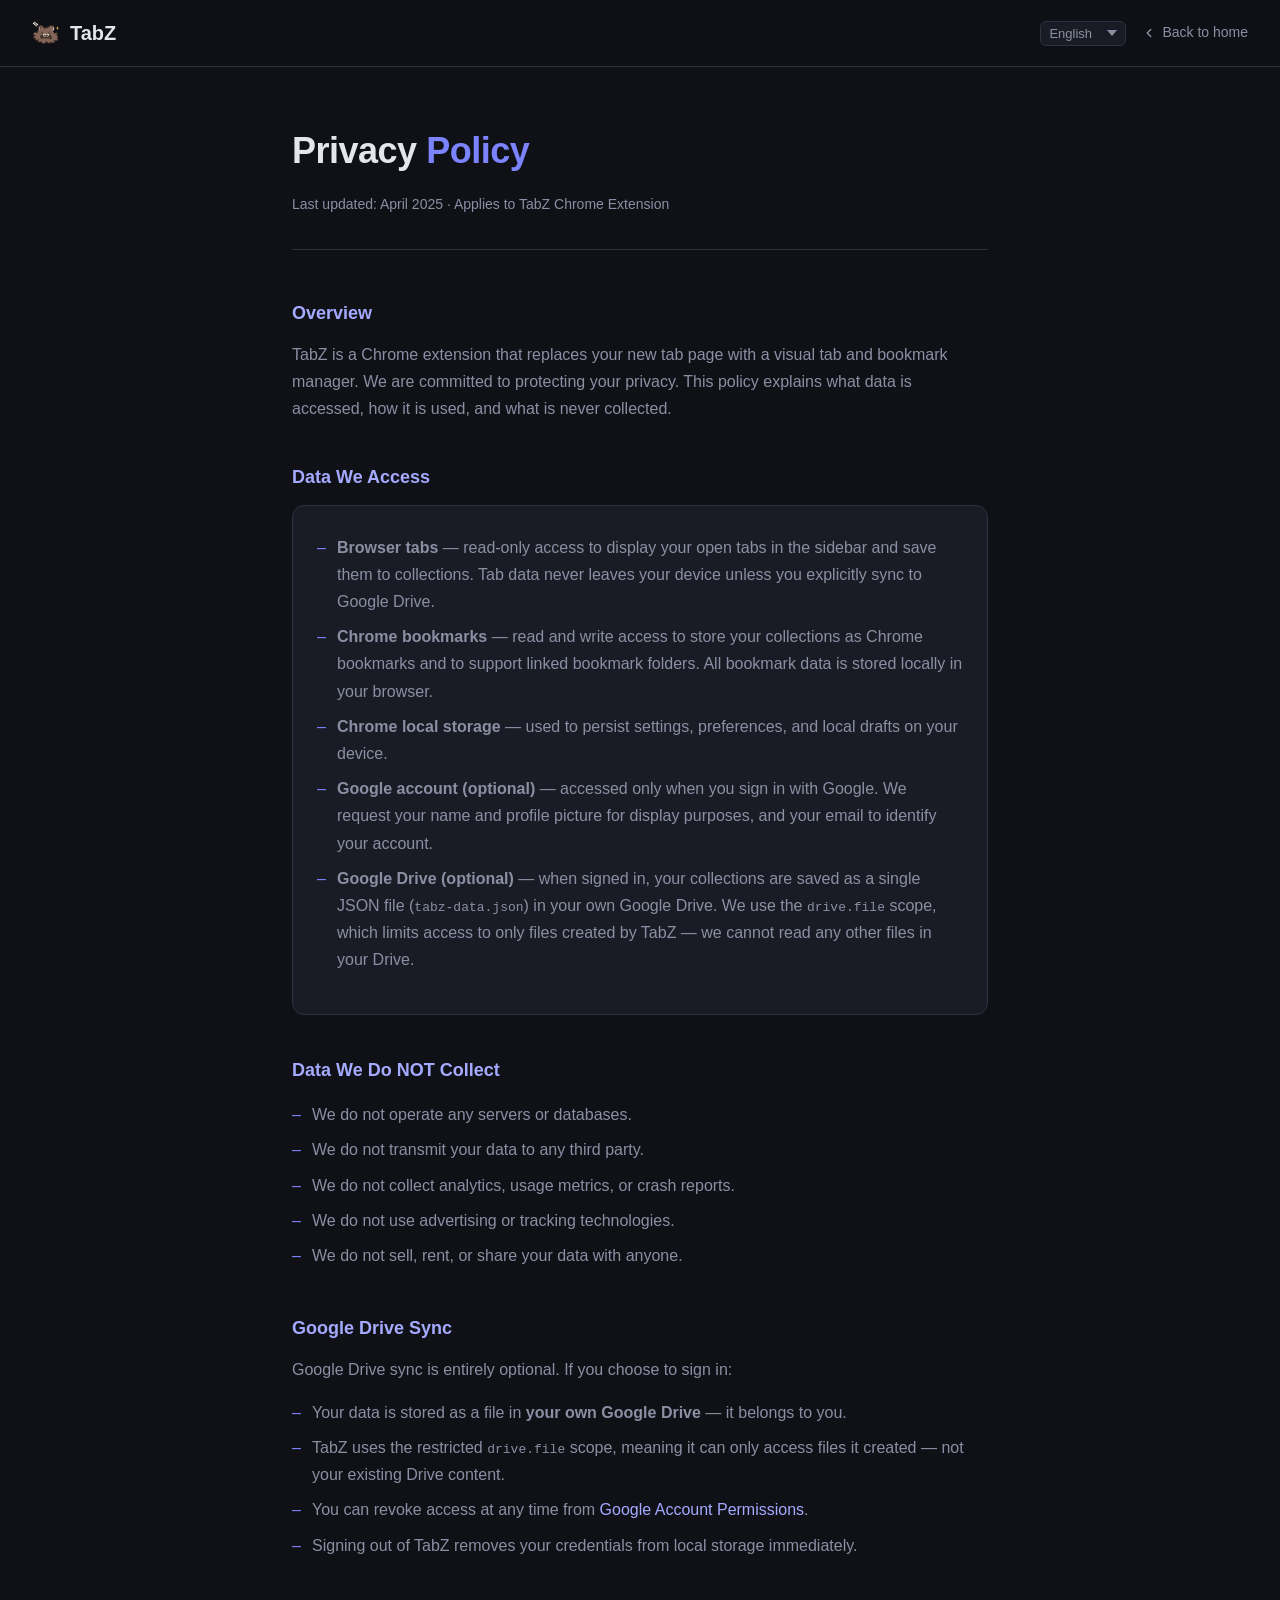
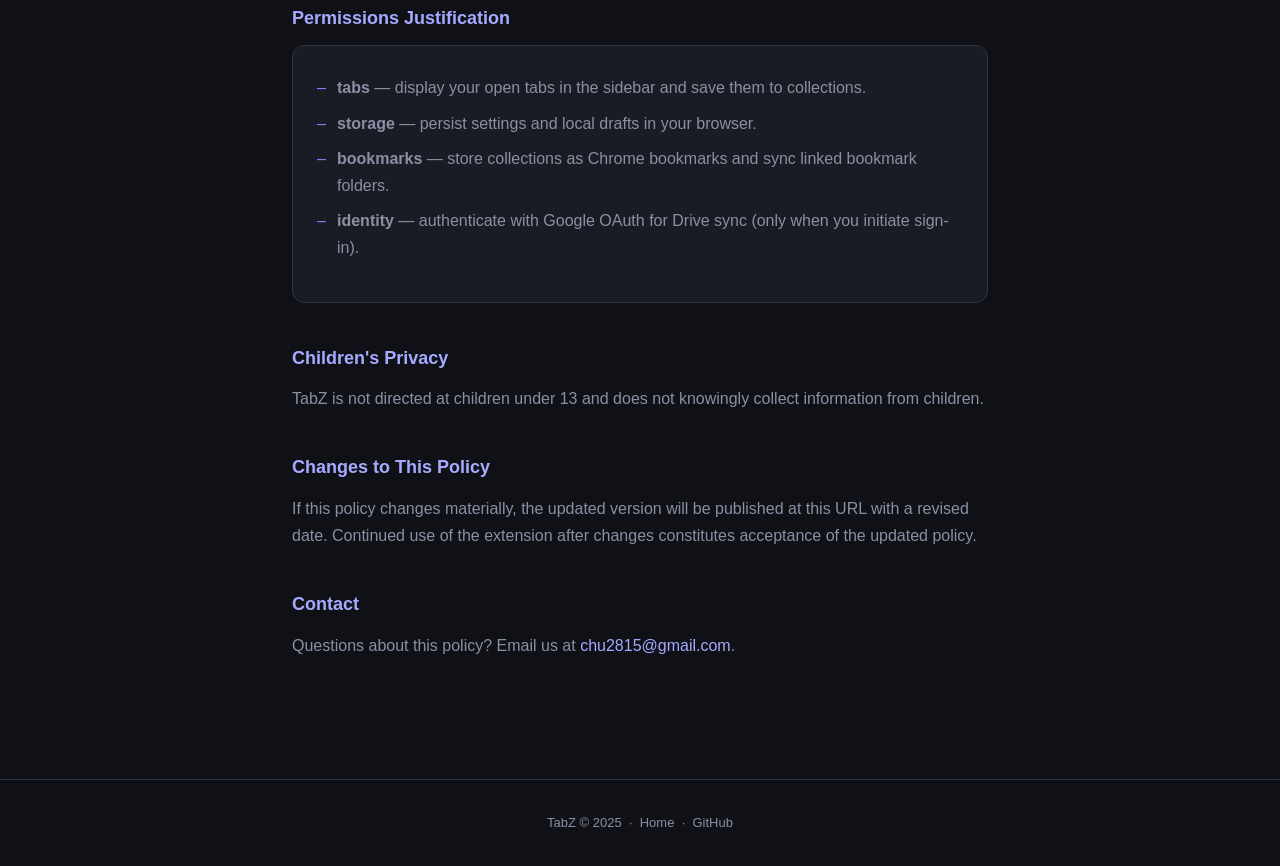
<file: privacy.html>
<!DOCTYPE html>
<html lang="en">
<head>
  <meta charset="UTF-8">
  <meta name="viewport" content="width=device-width, initial-scale=1.0">
  <title>Privacy Policy — TabZ</title>
  <meta name="description" content="TabZ Privacy Policy — how we handle your data.">
  <link rel="icon" type="image/png" href="./icons/icon48.png">
  <style>
    *, *::before, *::after { margin: 0; padding: 0; box-sizing: border-box; }

    :root {
      --bg: #0f1117;
      --bg-card: #1a1c25;
      --text: #e4e6ed;
      --text-muted: #8b8fa3;
      --accent: #7c83ff;
      --accent-light: #a5aaff;
      --border: #2e3140;
      --radius: 12px;
    }

    body {
      font-family: -apple-system, BlinkMacSystemFont, 'Segoe UI', Roboto, Helvetica, Arial, sans-serif;
      background: var(--bg);
      color: var(--text);
      line-height: 1.7;
      -webkit-font-smoothing: antialiased;
    }

    nav {
      position: fixed;
      top: 0;
      width: 100%;
      padding: 16px 32px;
      display: flex;
      align-items: center;
      justify-content: space-between;
      background: rgba(15, 17, 23, .85);
      backdrop-filter: blur(12px);
      z-index: 100;
      border-bottom: 1px solid var(--border);
    }
    .nav-brand {
      display: flex;
      align-items: center;
      gap: 10px;
      font-size: 20px;
      font-weight: 700;
      color: var(--text);
      text-decoration: none;
    }
    .nav-brand img { width: 28px; height: 28px; }
    .nav-right { display: flex; align-items: center; gap: 16px; }
    .nav-back {
      color: var(--text-muted);
      text-decoration: none;
      font-size: 14px;
      display: flex;
      align-items: center;
      gap: 6px;
      transition: color .2s;
    }
    .nav-back:hover { color: var(--text); }
    .lang-select {
      background: var(--bg-card);
      border: 1px solid var(--border);
      color: var(--text-muted);
      padding: 4px 8px;
      border-radius: 6px;
      font-size: 13px;
      cursor: pointer;
      transition: border-color .2s, color .2s;
      appearance: none;
      -webkit-appearance: none;
      background-image: url("data:image/svg+xml,%3Csvg xmlns='http://www.w3.org/2000/svg' width='10' height='6'%3E%3Cpath d='M0 0l5 6 5-6z' fill='%238b8fa3'/%3E%3C/svg%3E");
      background-repeat: no-repeat;
      background-position: right 8px center;
      padding-right: 24px;
    }
    .lang-select:hover { border-color: var(--accent); color: var(--text); }
    .lang-select option { background: var(--bg-card); color: var(--text); }

    main {
      max-width: 760px;
      margin: 0 auto;
      padding: 120px 32px 80px;
    }

    .page-header {
      margin-bottom: 48px;
      padding-bottom: 32px;
      border-bottom: 1px solid var(--border);
    }
    .page-header h1 {
      font-size: 36px;
      font-weight: 800;
      letter-spacing: -.5px;
      margin-bottom: 12px;
    }
    .page-header h1 span { color: var(--accent); }
    .page-header p { color: var(--text-muted); font-size: 14px; }

    section { margin-bottom: 40px; }
    h2 {
      font-size: 18px;
      font-weight: 700;
      margin-bottom: 12px;
      color: var(--accent-light);
    }
    p { color: var(--text-muted); margin-bottom: 12px; }
    p:last-child { margin-bottom: 0; }

    ul { list-style: none; padding: 0; margin: 0 0 12px; }
    ul li {
      color: var(--text-muted);
      padding: 4px 0 4px 20px;
      position: relative;
    }
    ul li::before { content: '–'; position: absolute; left: 0; color: var(--accent); }

    .card {
      background: var(--bg-card);
      border: 1px solid var(--border);
      border-radius: var(--radius);
      padding: 24px;
    }

    a { color: var(--accent-light); text-decoration: none; }
    a:hover { text-decoration: underline; }

    footer {
      text-align: center;
      padding: 32px;
      border-top: 1px solid var(--border);
      color: var(--text-muted);
      font-size: 13px;
    }
    footer a { color: var(--text-muted); }
    footer a:hover { color: var(--text); text-decoration: none; }
  </style>
</head>
<body>

  <nav>
    <a href="./index.html" class="nav-brand">
      <img src="./icons/icon48.png" alt="TabZ icon">
      TabZ
    </a>
    <div class="nav-right">
      <select id="lang-select" class="lang-select" aria-label="Language">
        <option value="en">English</option>
        <option value="zh-TW">繁體中文</option>
        <option value="ja">日本語</option>
      </select>
      <a href="./index.html" class="nav-back">
        <svg width="14" height="14" viewBox="0 0 24 24" fill="none" stroke="currentColor" stroke-width="2.5" stroke-linecap="round" stroke-linejoin="round"><polyline points="15 18 9 12 15 6"/></svg>
        <span data-i18n="navBack">Back to home</span>
      </a>
    </div>
  </nav>

  <main>

    <div class="page-header">
      <h1 data-i18n-html="pageTitle">Privacy <span>Policy</span></h1>
      <p data-i18n="pageSubtitle">Last updated: April 2025 · Applies to TabZ Chrome Extension</p>
    </div>

    <section>
      <h2 data-i18n="s1Title">Overview</h2>
      <p data-i18n="s1Desc">TabZ is a Chrome extension that replaces your new tab page with a visual tab and bookmark manager. We are committed to protecting your privacy. This policy explains what data is accessed, how it is used, and what is never collected.</p>
    </section>

    <section>
      <h2 data-i18n="s2Title">Data We Access</h2>
      <div class="card">
        <ul>
          <li data-i18n-html="s2i1"><strong>Browser tabs</strong> — read-only access to display your open tabs in the sidebar and save them to collections. Tab data never leaves your device unless you explicitly sync to Google Drive.</li>
          <li data-i18n-html="s2i2"><strong>Chrome bookmarks</strong> — read and write access to store your collections as Chrome bookmarks and to support linked bookmark folders. All bookmark data is stored locally in your browser.</li>
          <li data-i18n-html="s2i3"><strong>Chrome local storage</strong> — used to persist settings, preferences, and local drafts on your device.</li>
          <li data-i18n-html="s2i4"><strong>Google account (optional)</strong> — accessed only when you sign in with Google. We request your name and profile picture for display purposes, and your email to identify your account.</li>
          <li data-i18n-html="s2i5"><strong>Google Drive (optional)</strong> — when signed in, your collections are saved as a single JSON file (<code>tabz-data.json</code>) in your own Google Drive. We use the <code>drive.file</code> scope, which limits access to only files created by TabZ — we cannot read any other files in your Drive.</li>
        </ul>
      </div>
    </section>

    <section>
      <h2 data-i18n="s3Title">Data We Do NOT Collect</h2>
      <ul>
        <li data-i18n="s3i1">We do not operate any servers or databases.</li>
        <li data-i18n="s3i2">We do not transmit your data to any third party.</li>
        <li data-i18n="s3i3">We do not collect analytics, usage metrics, or crash reports.</li>
        <li data-i18n="s3i4">We do not use advertising or tracking technologies.</li>
        <li data-i18n="s3i5">We do not sell, rent, or share your data with anyone.</li>
      </ul>
    </section>

    <section>
      <h2 data-i18n="s4Title">Google Drive Sync</h2>
      <p data-i18n="s4Desc">Google Drive sync is entirely optional. If you choose to sign in:</p>
      <ul>
        <li data-i18n-html="s4i1">Your data is stored as a file in <strong>your own Google Drive</strong> — it belongs to you.</li>
        <li data-i18n-html="s4i2">TabZ uses the restricted <code>drive.file</code> scope, meaning it can only access files it created — not your existing Drive content.</li>
        <li data-i18n-html="s4i3">You can revoke access at any time from <a href="https://myaccount.google.com/permissions" target="_blank" rel="noopener">Google Account Permissions</a>.</li>
        <li data-i18n="s4i4">Signing out of TabZ removes your credentials from local storage immediately.</li>
      </ul>
    </section>

    <section>
      <h2 data-i18n="s5Title">Permissions Justification</h2>
      <div class="card">
        <ul>
          <li data-i18n-html="s5i1"><strong>tabs</strong> — display your open tabs in the sidebar and save them to collections.</li>
          <li data-i18n-html="s5i2"><strong>storage</strong> — persist settings and local drafts in your browser.</li>
          <li data-i18n-html="s5i3"><strong>bookmarks</strong> — store collections as Chrome bookmarks and sync linked bookmark folders.</li>
          <li data-i18n-html="s5i4"><strong>identity</strong> — authenticate with Google OAuth for Drive sync (only when you initiate sign-in).</li>
        </ul>
      </div>
    </section>

    <section>
      <h2 data-i18n="s6Title">Children's Privacy</h2>
      <p data-i18n="s6Desc">TabZ is not directed at children under 13 and does not knowingly collect information from children.</p>
    </section>

    <section>
      <h2 data-i18n="s7Title">Changes to This Policy</h2>
      <p data-i18n="s7Desc">If this policy changes materially, the updated version will be published at this URL with a revised date. Continued use of the extension after changes constitutes acceptance of the updated policy.</p>
    </section>

    <section>
      <h2 data-i18n="s8Title">Contact</h2>
      <p data-i18n-html="s8Desc">Questions about this policy? Email us at <a href="mailto:chu2815@gmail.com">chu2815@gmail.com</a>.</p>
    </section>

  </main>

  <footer>
    <p data-i18n-html="footer">TabZ &copy; 2025 &nbsp;&middot;&nbsp; <a href="./index.html">Home</a> &nbsp;&middot;&nbsp; <a href="https://github.com/ianccy/TabZ" target="_blank" rel="noopener">GitHub</a></p>
  </footer>

  <script>
    const i18n = {
      en: {
        navBack: 'Back to home',
        pageTitle: 'Privacy <span>Policy</span>',
        pageSubtitle: 'Last updated: April 2025 \u00b7 Applies to TabZ Chrome Extension',
        s1Title: 'Overview',
        s1Desc: 'TabZ is a Chrome extension that replaces your new tab page with a visual tab and bookmark manager. We are committed to protecting your privacy. This policy explains what data is accessed, how it is used, and what is never collected.',
        s2Title: 'Data We Access',
        s2i1: '<strong>Browser tabs</strong> \u2014 read-only access to display your open tabs in the sidebar and save them to collections. Tab data never leaves your device unless you explicitly sync to Google Drive.',
        s2i2: '<strong>Chrome bookmarks</strong> \u2014 read and write access to store your collections as Chrome bookmarks and to support linked bookmark folders. All bookmark data is stored locally in your browser.',
        s2i3: '<strong>Chrome local storage</strong> \u2014 used to persist settings, preferences, and local drafts on your device.',
        s2i4: '<strong>Google account (optional)</strong> \u2014 accessed only when you sign in with Google. We request your name and profile picture for display purposes, and your email to identify your account.',
        s2i5: '<strong>Google Drive (optional)</strong> \u2014 when signed in, your collections are saved as a single JSON file (<code>tabz-data.json</code>) in your own Google Drive. We use the <code>drive.file</code> scope, which limits access to only files created by TabZ \u2014 we cannot read any other files in your Drive.',
        s3Title: 'Data We Do NOT Collect',
        s3i1: 'We do not operate any servers or databases.',
        s3i2: 'We do not transmit your data to any third party.',
        s3i3: 'We do not collect analytics, usage metrics, or crash reports.',
        s3i4: 'We do not use advertising or tracking technologies.',
        s3i5: 'We do not sell, rent, or share your data with anyone.',
        s4Title: 'Google Drive Sync',
        s4Desc: 'Google Drive sync is entirely optional. If you choose to sign in:',
        s4i1: 'Your data is stored as a file in <strong>your own Google Drive</strong> \u2014 it belongs to you.',
        s4i2: 'TabZ uses the restricted <code>drive.file</code> scope, meaning it can only access files it created \u2014 not your existing Drive content.',
        s4i3: 'You can revoke access at any time from <a href="https://myaccount.google.com/permissions" target="_blank" rel="noopener">Google Account Permissions</a>.',
        s4i4: 'Signing out of TabZ removes your credentials from local storage immediately.',
        s5Title: 'Permissions Justification',
        s5i1: '<strong>tabs</strong> \u2014 display your open tabs in the sidebar and save them to collections.',
        s5i2: '<strong>storage</strong> \u2014 persist settings and local drafts in your browser.',
        s5i3: '<strong>bookmarks</strong> \u2014 store collections as Chrome bookmarks and sync linked bookmark folders.',
        s5i4: '<strong>identity</strong> \u2014 authenticate with Google OAuth for Drive sync (only when you initiate sign-in).',
        s6Title: "Children's Privacy",
        s6Desc: 'TabZ is not directed at children under 13 and does not knowingly collect information from children.',
        s7Title: 'Changes to This Policy',
        s7Desc: 'If this policy changes materially, the updated version will be published at this URL with a revised date. Continued use of the extension after changes constitutes acceptance of the updated policy.',
        s8Title: 'Contact',
        s8Desc: 'Questions about this policy? Email us at <a href="mailto:chu2815@gmail.com">chu2815@gmail.com</a>.',
        footer: 'TabZ &copy; 2025 &nbsp;&middot;&nbsp; <a href="./index.html">Home</a> &nbsp;&middot;&nbsp; <a href="https://github.com/ianccy/TabZ" target="_blank" rel="noopener">GitHub</a>',
      },
      'zh-TW': {
        navBack: '回首頁',
        pageTitle: '隱私權<span>政策</span>',
        pageSubtitle: '最後更新：2025 年 4 月 \u00b7 適用於 TabZ Chrome 擴充功能',
        s1Title: '概覽',
        s1Desc: 'TabZ 是一款 Chrome 擴充功能，將新分頁替換為視覺化的分頁與書籤管理器。我們致力於保護你的隱私。本政策說明存取了哪些資料、如何使用，以及從不收集的內容。',
        s2Title: '我們存取的資料',
        s2i1: '<strong>瀏覽器分頁</strong> \u2014 唯讀存取，用於在側邊欄顯示已開啟的分頁並儲存至收藏。除非你明確選擇同步至 Google 雲端硬碟，否則分頁資料不會離開你的裝置。',
        s2i2: '<strong>Chrome 書籤</strong> \u2014 讀寫存取，用於將收藏儲存為 Chrome 書籤，以及支援連結書籤資料夾功能。所有書籤資料均儲存於你的瀏覽器本機。',
        s2i3: '<strong>Chrome 本機儲存</strong> \u2014 用於在你的裝置上儲存設定、偏好與本機草稿。',
        s2i4: '<strong>Google 帳號（選用）</strong> \u2014 僅在你主動登入 Google 時才會存取。我們會取得你的姓名與大頭貼用於顯示，以及電子郵件用於識別帳號。',
        s2i5: '<strong>Google 雲端硬碟（選用）</strong> \u2014 登入後，你的收藏會以單一 JSON 檔案（<code>tabz-data.json</code>）儲存在你自己的 Google 雲端硬碟中。我們使用 <code>drive.file</code> 權限範圍，僅能存取 TabZ 所建立的檔案，無法讀取你雲端硬碟中的其他任何內容。',
        s3Title: '我們不收集的資料',
        s3i1: '我們不運作任何伺服器或資料庫。',
        s3i2: '我們不會將你的資料傳送給任何第三方。',
        s3i3: '我們不收集任何分析數據、使用指標或當機回報。',
        s3i4: '我們不使用廣告或追蹤技術。',
        s3i5: '我們不販售、出租或分享你的資料。',
        s4Title: 'Google 雲端硬碟同步',
        s4Desc: 'Google 雲端硬碟同步功能完全為選用。若你選擇登入：',
        s4i1: '你的資料以檔案形式儲存在<strong>你自己的 Google 雲端硬碟</strong>，完全屬於你。',
        s4i2: 'TabZ 使用受限的 <code>drive.file</code> 權限範圍，僅能存取由 TabZ 建立的檔案，無法存取你既有的雲端硬碟內容。',
        s4i3: '你可以隨時至 <a href="https://myaccount.google.com/permissions" target="_blank" rel="noopener">Google 帳號權限</a>撤銷授權。',
        s4i4: '登出 TabZ 後，你的憑證會立即從本機儲存中移除。',
        s5Title: '權限用途說明',
        s5i1: '<strong>tabs</strong> \u2014 在側邊欄顯示已開啟的分頁，並將分頁儲存至收藏。',
        s5i2: '<strong>storage</strong> \u2014 在瀏覽器中儲存設定與本機草稿。',
        s5i3: '<strong>bookmarks</strong> \u2014 將收藏儲存為 Chrome 書籤，並同步連結的書籤資料夾。',
        s5i4: '<strong>identity</strong> \u2014 用於 Drive 同步的 Google OAuth 驗證（僅在你主動登入時使用）。',
        s6Title: '兒童隱私',
        s6Desc: 'TabZ 並非針對 13 歲以下兒童設計，也不會刻意收集兒童的個人資訊。',
        s7Title: '政策變更',
        s7Desc: '若本政策有重大變更，更新後的版本將以修訂日期發布於此網址。在變更後繼續使用擴充功能，即表示接受更新後的政策。',
        s8Title: '聯絡我們',
        s8Desc: '對本隱私權政策有疑問？請來信 <a href="mailto:chu2815@gmail.com">chu2815@gmail.com</a>。',
        footer: 'TabZ &copy; 2025 &nbsp;&middot;&nbsp; <a href="./index.html">首頁</a> &nbsp;&middot;&nbsp; <a href="https://github.com/ianccy/TabZ" target="_blank" rel="noopener">GitHub</a>',
      },
      ja: {
        navBack: 'ホームに戻る',
        pageTitle: 'プライバシー<span>ポリシー</span>',
        pageSubtitle: '最終更新：2025年4月 \u00b7 TabZ Chrome 拡張機能に適用',
        s1Title: '概要',
        s1Desc: 'TabZ は、新しいタブページをビジュアルなタブ＆ブックマーク管理ツールに置き換える Chrome 拡張機能です。私たちはあなたのプライバシー保護に取り組んでいます。このポリシーでは、アクセスするデータ、その使用方法、および収集しない情報について説明します。',
        s2Title: 'アクセスするデータ',
        s2i1: '<strong>ブラウザのタブ</strong> \u2014 サイドバーに開いているタブを表示し、コレクションに保存するための読み取り専用アクセス。タブデータは、Google ドライブへの同期を明示的に選択しない限り、デバイスの外に出ることはありません。',
        s2i2: '<strong>Chrome ブックマーク</strong> \u2014 コレクションを Chrome ブックマークとして保存し、リンクされたブックマークフォルダをサポートするための読み書きアクセス。すべてのブックマークデータはブラウザのローカルに保存されます。',
        s2i3: '<strong>Chrome ローカルストレージ</strong> \u2014 設定、環境設定、ローカル草稿をデバイスに保持するために使用します。',
        s2i4: '<strong>Google アカウント（任意）</strong> \u2014 Google でサインインした場合のみアクセスします。表示目的でお名前とプロフィール写真、アカウント識別のためメールアドレスを取得します。',
        s2i5: '<strong>Google ドライブ（任意）</strong> \u2014 サインイン後、コレクションはあなた自身の Google ドライブに単一の JSON ファイル（<code>tabz-data.json</code>）として保存されます。<code>drive.file</code> スコープを使用しており、TabZ が作成したファイルのみにアクセスでき、ドライブ内の他のファイルは読み取れません。',
        s3Title: '収集しないデータ',
        s3i1: 'サーバーやデータベースは運用していません。',
        s3i2: 'データを第三者に送信しません。',
        s3i3: '分析データ、使用状況メトリクス、クラッシュレポートは収集しません。',
        s3i4: '広告やトラッキング技術は使用しません。',
        s3i5: 'データの販売、貸し出し、共有は一切行いません。',
        s4Title: 'Google ドライブ同期',
        s4Desc: 'Google ドライブ同期は完全に任意です。サインインを選択した場合：',
        s4i1: 'データは<strong>あなた自身の Google ドライブ</strong>にファイルとして保存され、完全にあなたのものです。',
        s4i2: 'TabZ は制限された <code>drive.file</code> スコープを使用しており、TabZ が作成したファイルのみにアクセスでき、既存のドライブコンテンツにはアクセスできません。',
        s4i3: 'アクセス権は <a href="https://myaccount.google.com/permissions" target="_blank" rel="noopener">Google アカウントの権限</a>からいつでも取り消せます。',
        s4i4: 'TabZ からサインアウトすると、認証情報はすぐにローカルストレージから削除されます。',
        s5Title: '権限の使用目的',
        s5i1: '<strong>tabs</strong> \u2014 サイドバーに開いているタブを表示し、コレクションに保存します。',
        s5i2: '<strong>storage</strong> \u2014 設定とローカル草稿をブラウザに保持します。',
        s5i3: '<strong>bookmarks</strong> \u2014 コレクションを Chrome ブックマークとして保存し、リンクされたブックマークフォルダを同期します。',
        s5i4: '<strong>identity</strong> \u2014 ドライブ同期のための Google OAuth 認証（サインインを開始した場合のみ使用）。',
        s6Title: '子どものプライバシー',
        s6Desc: 'TabZ は 13 歳未満の子ども向けではなく、子どもの情報を意図的に収集することはありません。',
        s7Title: 'ポリシーの変更',
        s7Desc: 'このポリシーに重要な変更がある場合、更新版は改訂日とともにこの URL に公開されます。変更後も拡張機能を継続して使用することは、更新されたポリシーへの同意とみなされます。',
        s8Title: 'お問い合わせ',
        s8Desc: 'このポリシーについてご質問は <a href="mailto:chu2815@gmail.com">chu2815@gmail.com</a> までご連絡ください。',
        footer: 'TabZ &copy; 2025 &nbsp;&middot;&nbsp; <a href="./index.html">ホーム</a> &nbsp;&middot;&nbsp; <a href="https://github.com/ianccy/TabZ" target="_blank" rel="noopener">GitHub</a>',
      }
    };

    let currentLang = localStorage.getItem('tabz-site-lang') || 'en';
    const selectEl = document.getElementById('lang-select');

    function applyLang(lang) {
      currentLang = lang;
      localStorage.setItem('tabz-site-lang', lang);
      document.documentElement.lang = lang;
      selectEl.value = lang;

      const strings = i18n[lang];
      document.querySelectorAll('[data-i18n]').forEach(el => {
        const key = el.dataset.i18n;
        if (strings[key]) el.textContent = strings[key];
      });
      document.querySelectorAll('[data-i18n-html]').forEach(el => {
        const key = el.dataset.i18nHtml;
        if (strings[key]) el.innerHTML = strings[key];
      });
    }

    selectEl.addEventListener('change', (e) => applyLang(e.target.value));
    applyLang(currentLang);
  </script>

</body>
</html>
</file>
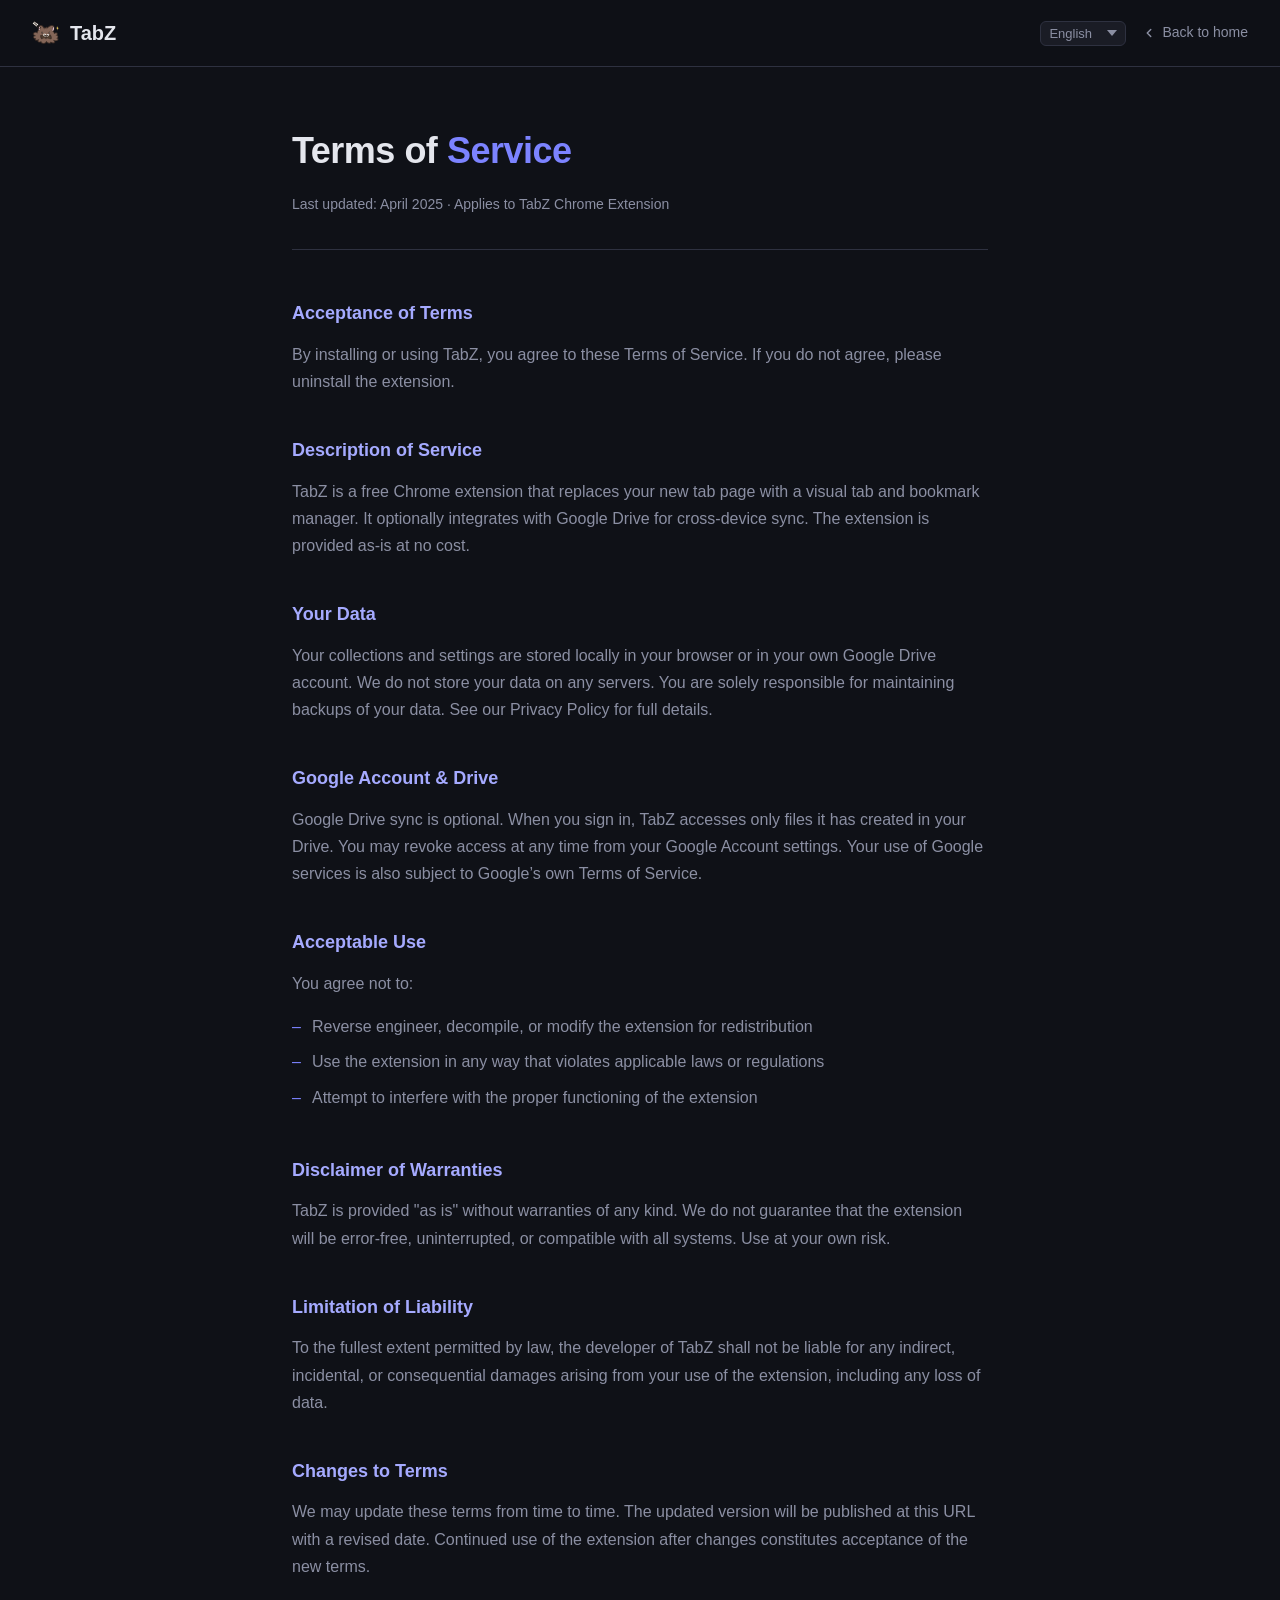
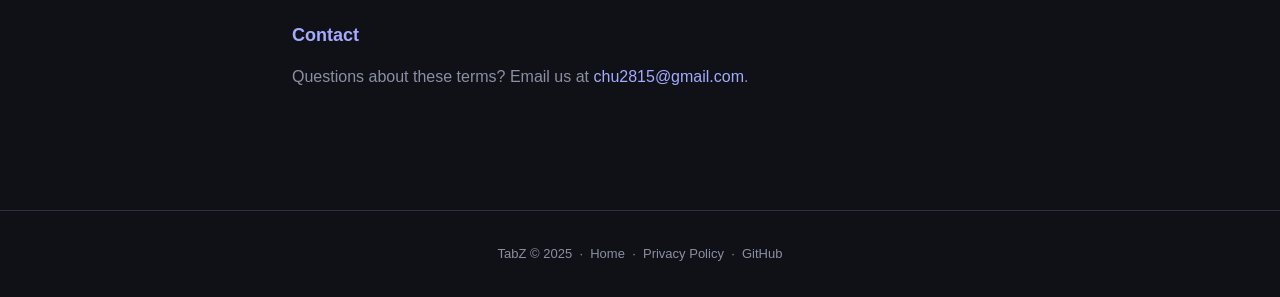
<file: terms.html>
<!DOCTYPE html>
<html lang="en">
<head>
  <meta charset="UTF-8">
  <meta name="viewport" content="width=device-width, initial-scale=1.0">
  <title>Terms of Service — TabZ</title>
  <meta name="description" content="TabZ Terms of Service.">
  <link rel="icon" type="image/png" href="./icons/icon48.png">
  <style>
    *, *::before, *::after { margin: 0; padding: 0; box-sizing: border-box; }

    :root {
      --bg: #0f1117;
      --bg-card: #1a1c25;
      --text: #e4e6ed;
      --text-muted: #8b8fa3;
      --accent: #7c83ff;
      --accent-light: #a5aaff;
      --border: #2e3140;
      --radius: 12px;
    }

    body {
      font-family: -apple-system, BlinkMacSystemFont, 'Segoe UI', Roboto, Helvetica, Arial, sans-serif;
      background: var(--bg);
      color: var(--text);
      line-height: 1.7;
      -webkit-font-smoothing: antialiased;
    }

    nav {
      position: fixed;
      top: 0;
      width: 100%;
      padding: 16px 32px;
      display: flex;
      align-items: center;
      justify-content: space-between;
      background: rgba(15, 17, 23, .85);
      backdrop-filter: blur(12px);
      z-index: 100;
      border-bottom: 1px solid var(--border);
    }
    .nav-brand {
      display: flex;
      align-items: center;
      gap: 10px;
      font-size: 20px;
      font-weight: 700;
      color: var(--text);
      text-decoration: none;
    }
    .nav-brand img { width: 28px; height: 28px; }
    .nav-right { display: flex; align-items: center; gap: 16px; }
    .nav-back {
      color: var(--text-muted);
      text-decoration: none;
      font-size: 14px;
      display: flex;
      align-items: center;
      gap: 6px;
      transition: color .2s;
    }
    .nav-back:hover { color: var(--text); }
    .lang-select {
      background: var(--bg-card);
      border: 1px solid var(--border);
      color: var(--text-muted);
      padding: 4px 8px;
      border-radius: 6px;
      font-size: 13px;
      cursor: pointer;
      transition: border-color .2s, color .2s;
      appearance: none;
      -webkit-appearance: none;
      background-image: url("data:image/svg+xml,%3Csvg xmlns='http://www.w3.org/2000/svg' width='10' height='6'%3E%3Cpath d='M0 0l5 6 5-6z' fill='%238b8fa3'/%3E%3C/svg%3E");
      background-repeat: no-repeat;
      background-position: right 8px center;
      padding-right: 24px;
    }
    .lang-select:hover { border-color: var(--accent); color: var(--text); }
    .lang-select option { background: var(--bg-card); color: var(--text); }

    main {
      max-width: 760px;
      margin: 0 auto;
      padding: 120px 32px 80px;
    }

    .page-header {
      margin-bottom: 48px;
      padding-bottom: 32px;
      border-bottom: 1px solid var(--border);
    }
    .page-header h1 {
      font-size: 36px;
      font-weight: 800;
      letter-spacing: -.5px;
      margin-bottom: 12px;
    }
    .page-header h1 span { color: var(--accent); }
    .page-header p { color: var(--text-muted); font-size: 14px; }

    section { margin-bottom: 40px; }
    h2 {
      font-size: 18px;
      font-weight: 700;
      margin-bottom: 12px;
      color: var(--accent-light);
    }
    p { color: var(--text-muted); margin-bottom: 12px; }
    p:last-child { margin-bottom: 0; }

    ul { list-style: none; padding: 0; margin: 0 0 12px; }
    ul li {
      color: var(--text-muted);
      padding: 4px 0 4px 20px;
      position: relative;
    }
    ul li::before { content: '–'; position: absolute; left: 0; color: var(--accent); }

    a { color: var(--accent-light); text-decoration: none; }
    a:hover { text-decoration: underline; }

    footer {
      text-align: center;
      padding: 32px;
      border-top: 1px solid var(--border);
      color: var(--text-muted);
      font-size: 13px;
    }
    footer a { color: var(--text-muted); }
    footer a:hover { color: var(--text); text-decoration: none; }
  </style>
</head>
<body>

  <nav>
    <a href="./index.html" class="nav-brand">
      <img src="./icons/icon48.png" alt="TabZ icon">
      TabZ
    </a>
    <div class="nav-right">
      <select id="lang-select" class="lang-select" aria-label="Language">
        <option value="en">English</option>
        <option value="zh-TW">繁體中文</option>
        <option value="ja">日本語</option>
      </select>
      <a href="./index.html" class="nav-back">
        <svg width="14" height="14" viewBox="0 0 24 24" fill="none" stroke="currentColor" stroke-width="2.5" stroke-linecap="round" stroke-linejoin="round"><polyline points="15 18 9 12 15 6"/></svg>
        <span data-i18n="navBack">Back to home</span>
      </a>
    </div>
  </nav>

  <main>

    <div class="page-header">
      <h1 data-i18n-html="pageTitle">Terms of <span>Service</span></h1>
      <p data-i18n="pageSubtitle">Last updated: April 2025 · Applies to TabZ Chrome Extension</p>
    </div>

    <section>
      <h2 data-i18n="s1Title">Acceptance of Terms</h2>
      <p data-i18n="s1Desc">By installing or using TabZ, you agree to these Terms of Service. If you do not agree, please uninstall the extension.</p>
    </section>

    <section>
      <h2 data-i18n="s2Title">Description of Service</h2>
      <p data-i18n="s2Desc">TabZ is a free Chrome extension that replaces your new tab page with a visual tab and bookmark manager. It optionally integrates with Google Drive for cross-device sync. The extension is provided as-is at no cost.</p>
    </section>

    <section>
      <h2 data-i18n="s3Title">Your Data</h2>
      <p data-i18n="s3Desc">Your collections and settings are stored locally in your browser or in your own Google Drive account. We do not store your data on any servers. You are solely responsible for maintaining backups of your data. See our <a href="./privacy.html" data-i18n-link="privacyLink">Privacy Policy</a> for full details.</p>
    </section>

    <section>
      <h2 data-i18n="s4Title">Google Account & Drive</h2>
      <p data-i18n="s4Desc">Google Drive sync is optional. When you sign in, TabZ accesses only files it has created in your Drive. You may revoke access at any time from your Google Account settings. Your use of Google services is also subject to Google's own Terms of Service.</p>
    </section>

    <section>
      <h2 data-i18n="s5Title">Acceptable Use</h2>
      <p data-i18n="s5p">You agree not to:</p>
      <ul>
        <li data-i18n="s5i1">Reverse engineer, decompile, or modify the extension for redistribution</li>
        <li data-i18n="s5i2">Use the extension in any way that violates applicable laws or regulations</li>
        <li data-i18n="s5i3">Attempt to interfere with the proper functioning of the extension</li>
      </ul>
    </section>

    <section>
      <h2 data-i18n="s6Title">Disclaimer of Warranties</h2>
      <p data-i18n="s6Desc">TabZ is provided "as is" without warranties of any kind. We do not guarantee that the extension will be error-free, uninterrupted, or compatible with all systems. Use at your own risk.</p>
    </section>

    <section>
      <h2 data-i18n="s7Title">Limitation of Liability</h2>
      <p data-i18n="s7Desc">To the fullest extent permitted by law, the developer of TabZ shall not be liable for any indirect, incidental, or consequential damages arising from your use of the extension, including any loss of data.</p>
    </section>

    <section>
      <h2 data-i18n="s8Title">Changes to Terms</h2>
      <p data-i18n="s8Desc">We may update these terms from time to time. The updated version will be published at this URL with a revised date. Continued use of the extension after changes constitutes acceptance of the new terms.</p>
    </section>

    <section>
      <h2 data-i18n="s9Title">Contact</h2>
      <p data-i18n-html="s9Desc">Questions about these terms? Email us at <a href="mailto:chu2815@gmail.com">chu2815@gmail.com</a>.</p>
    </section>

  </main>

  <footer>
    <p data-i18n-html="footer">TabZ &copy; 2025 &nbsp;&middot;&nbsp; <a href="./index.html">Home</a> &nbsp;&middot;&nbsp; <a href="./privacy.html">Privacy Policy</a> &nbsp;&middot;&nbsp; <a href="https://github.com/ianccy/TabZ" target="_blank" rel="noopener">GitHub</a></p>
  </footer>

  <script>
    const i18n = {
      en: {
        navBack: 'Back to home',
        pageTitle: 'Terms of <span>Service</span>',
        pageSubtitle: 'Last updated: April 2025 \u00b7 Applies to TabZ Chrome Extension',
        s1Title: 'Acceptance of Terms',
        s1Desc: 'By installing or using TabZ, you agree to these Terms of Service. If you do not agree, please uninstall the extension.',
        s2Title: 'Description of Service',
        s2Desc: 'TabZ is a free Chrome extension that replaces your new tab page with a visual tab and bookmark manager. It optionally integrates with Google Drive for cross-device sync. The extension is provided as-is at no cost.',
        s3Title: 'Your Data',
        s3Desc: 'Your collections and settings are stored locally in your browser or in your own Google Drive account. We do not store your data on any servers. You are solely responsible for maintaining backups of your data. See our Privacy Policy for full details.',
        s4Title: 'Google Account & Drive',
        s4Desc: 'Google Drive sync is optional. When you sign in, TabZ accesses only files it has created in your Drive. You may revoke access at any time from your Google Account settings. Your use of Google services is also subject to Google\u2019s own Terms of Service.',
        s5Title: 'Acceptable Use',
        s5p: 'You agree not to:',
        s5i1: 'Reverse engineer, decompile, or modify the extension for redistribution',
        s5i2: 'Use the extension in any way that violates applicable laws or regulations',
        s5i3: 'Attempt to interfere with the proper functioning of the extension',
        s6Title: 'Disclaimer of Warranties',
        s6Desc: 'TabZ is provided "as is" without warranties of any kind. We do not guarantee that the extension will be error-free, uninterrupted, or compatible with all systems. Use at your own risk.',
        s7Title: 'Limitation of Liability',
        s7Desc: 'To the fullest extent permitted by law, the developer of TabZ shall not be liable for any indirect, incidental, or consequential damages arising from your use of the extension, including any loss of data.',
        s8Title: 'Changes to Terms',
        s8Desc: 'We may update these terms from time to time. The updated version will be published at this URL with a revised date. Continued use of the extension after changes constitutes acceptance of the new terms.',
        s9Title: 'Contact',
        s9Desc: 'Questions about these terms? Email us at <a href="mailto:chu2815@gmail.com">chu2815@gmail.com</a>.',
        footer: 'TabZ &copy; 2025 &nbsp;&middot;&nbsp; <a href="./index.html">Home</a> &nbsp;&middot;&nbsp; <a href="./privacy.html">Privacy Policy</a> &nbsp;&middot;&nbsp; <a href="https://github.com/ianccy/TabZ" target="_blank" rel="noopener">GitHub</a>',
      },
      'zh-TW': {
        navBack: '回首頁',
        pageTitle: '服務<span>條款</span>',
        pageSubtitle: '最後更新：2025 年 4 月 \u00b7 適用於 TabZ Chrome 擴充功能',
        s1Title: '條款接受',
        s1Desc: '安裝或使用 TabZ 即表示你同意本服務條款。如不同意，請解除安裝擴充功能。',
        s2Title: '服務說明',
        s2Desc: 'TabZ 是一款免費的 Chrome 擴充功能，將新分頁替換為視覺化的分頁與書籤管理器，並可選擇整合 Google 雲端硬碟進行跨裝置同步。本擴充功能以現狀提供，完全免費。',
        s3Title: '你的資料',
        s3Desc: '你的收藏與設定儲存於本機瀏覽器或你自己的 Google 雲端硬碟帳號中。我們不會在任何伺服器上儲存你的資料。你自行負責資料的備份。詳情請參閱隱私權政策。',
        s4Title: 'Google 帳號與雲端硬碟',
        s4Desc: 'Google 雲端硬碟同步功能為選用。登入後，TabZ 僅會存取由其建立的雲端硬碟檔案。你可隨時在 Google 帳號設定中撤銷授權。使用 Google 服務亦受 Google 自身服務條款約束。',
        s5Title: '使用規範',
        s5p: '你同意不得：',
        s5i1: '對擴充功能進行逆向工程、反編譯或修改後再散布',
        s5i2: '以任何違反適用法律或法規的方式使用擴充功能',
        s5i3: '嘗試干擾擴充功能的正常運作',
        s6Title: '免責聲明',
        s6Desc: 'TabZ 以「現狀」提供，不提供任何形式的保證。我們不保證擴充功能無錯誤、不中斷或與所有系統相容。使用風險由你自行承擔。',
        s7Title: '責任限制',
        s7Desc: '在法律允許的最大範圍內，TabZ 開發者對於因使用本擴充功能所產生的任何間接、附帶或衍生損害（包括資料遺失）概不負責。',
        s8Title: '條款變更',
        s8Desc: '我們可能不定期更新本條款。更新後的版本將以修訂日期發布於此網址。在變更後繼續使用擴充功能，即表示接受新條款。',
        s9Title: '聯絡我們',
        s9Desc: '對本服務條款有疑問？請來信 <a href="mailto:chu2815@gmail.com">chu2815@gmail.com</a>。',
        footer: 'TabZ &copy; 2025 &nbsp;&middot;&nbsp; <a href="./index.html">首頁</a> &nbsp;&middot;&nbsp; <a href="./privacy.html">隱私權政策</a> &nbsp;&middot;&nbsp; <a href="https://github.com/ianccy/TabZ" target="_blank" rel="noopener">GitHub</a>',
      },
      ja: {
        navBack: 'ホームに戻る',
        pageTitle: '利用規約<span></span>',
        pageSubtitle: '最終更新：2025年4月 \u00b7 TabZ Chrome 拡張機能に適用',
        s1Title: '規約への同意',
        s1Desc: 'TabZ をインストールまたは使用することで、本利用規約に同意したものとみなされます。同意しない場合は、拡張機能をアンインストールしてください。',
        s2Title: 'サービスの説明',
        s2Desc: 'TabZ は、新しいタブページをビジュアルなタブ＆ブックマーク管理ツールに置き換える無料の Chrome 拡張機能です。オプションで Google ドライブと連携してデバイス間で同期できます。拡張機能は現状のまま、無料で提供されます。',
        s3Title: 'あなたのデータ',
        s3Desc: 'コレクションと設定はブラウザのローカル、またはあなた自身の Google ドライブアカウントに保存されます。サーバーにデータを保存することはありません。データのバックアップはご自身の責任で行ってください。詳細はプライバシーポリシーをご覧ください。',
        s4Title: 'Google アカウントとドライブ',
        s4Desc: 'Google ドライブ同期は任意です。サインイン後、TabZ はドライブ内の自身が作成したファイルのみにアクセスします。Google アカウント設定からいつでもアクセスを取り消せます。Google サービスの利用は Google 自身の利用規約にも従います。',
        s5Title: '利用規定',
        s5p: '以下の行為を行わないことに同意します：',
        s5i1: '拡張機能のリバースエンジニアリング、逆コンパイル、または再配布目的の改変',
        s5i2: '適用される法律や規制に違反する方法での拡張機能の使用',
        s5i3: '拡張機能の正常な動作を妨害しようとする行為',
        s6Title: '保証の免責',
        s6Desc: 'TabZ は「現状のまま」提供され、いかなる種類の保証もありません。拡張機能がエラーなく動作すること、中断しないこと、またはすべてのシステムと互換性があることを保証しません。ご使用はご自身の責任において行ってください。',
        s7Title: '責任の制限',
        s7Desc: '法律で許可される最大限の範囲において、TabZ の開発者はデータの損失を含む、拡張機能の使用から生じるいかなる間接的、付随的、または結果的損害についても責任を負いません。',
        s8Title: '規約の変更',
        s8Desc: '本規約は随時更新される場合があります。更新版は改訂日とともにこの URL に公開されます。変更後も拡張機能を継続して使用することは、新しい規約への同意とみなされます。',
        s9Title: 'お問い合わせ',
        s9Desc: '本利用規約についてご質問は <a href="mailto:chu2815@gmail.com">chu2815@gmail.com</a> までご連絡ください。',
        footer: 'TabZ &copy; 2025 &nbsp;&middot;&nbsp; <a href="./index.html">ホーム</a> &nbsp;&middot;&nbsp; <a href="./privacy.html">プライバシーポリシー</a> &nbsp;&middot;&nbsp; <a href="https://github.com/ianccy/TabZ" target="_blank" rel="noopener">GitHub</a>',
      }
    };

    let currentLang = localStorage.getItem('tabz-site-lang') || 'en';
    const selectEl = document.getElementById('lang-select');

    function applyLang(lang) {
      currentLang = lang;
      localStorage.setItem('tabz-site-lang', lang);
      document.documentElement.lang = lang;
      selectEl.value = lang;

      const strings = i18n[lang];
      document.querySelectorAll('[data-i18n]').forEach(el => {
        const key = el.dataset.i18n;
        if (strings[key]) el.textContent = strings[key];
      });
      document.querySelectorAll('[data-i18n-html]').forEach(el => {
        const key = el.dataset.i18nHtml;
        if (strings[key]) el.innerHTML = strings[key];
      });
    }

    selectEl.addEventListener('change', (e) => applyLang(e.target.value));
    applyLang(currentLang);
  </script>

</body>
</html>
</file>
